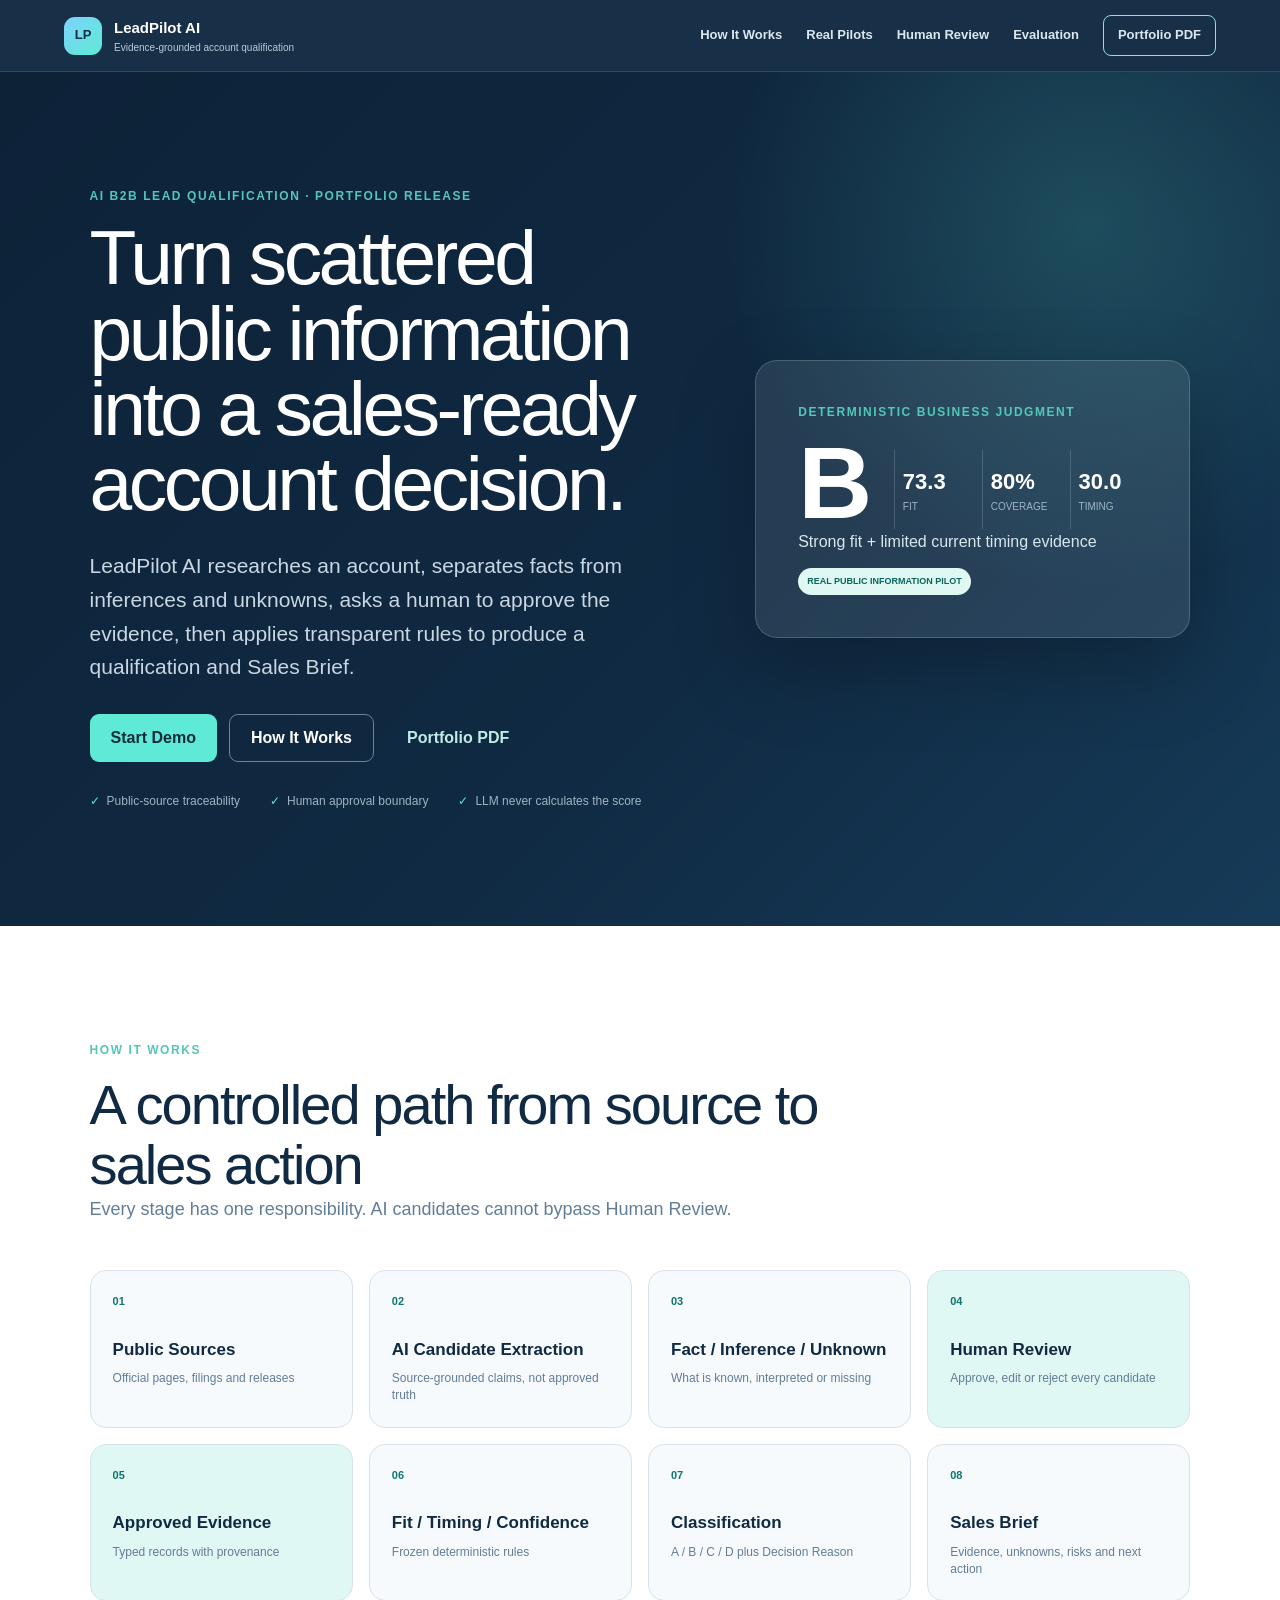
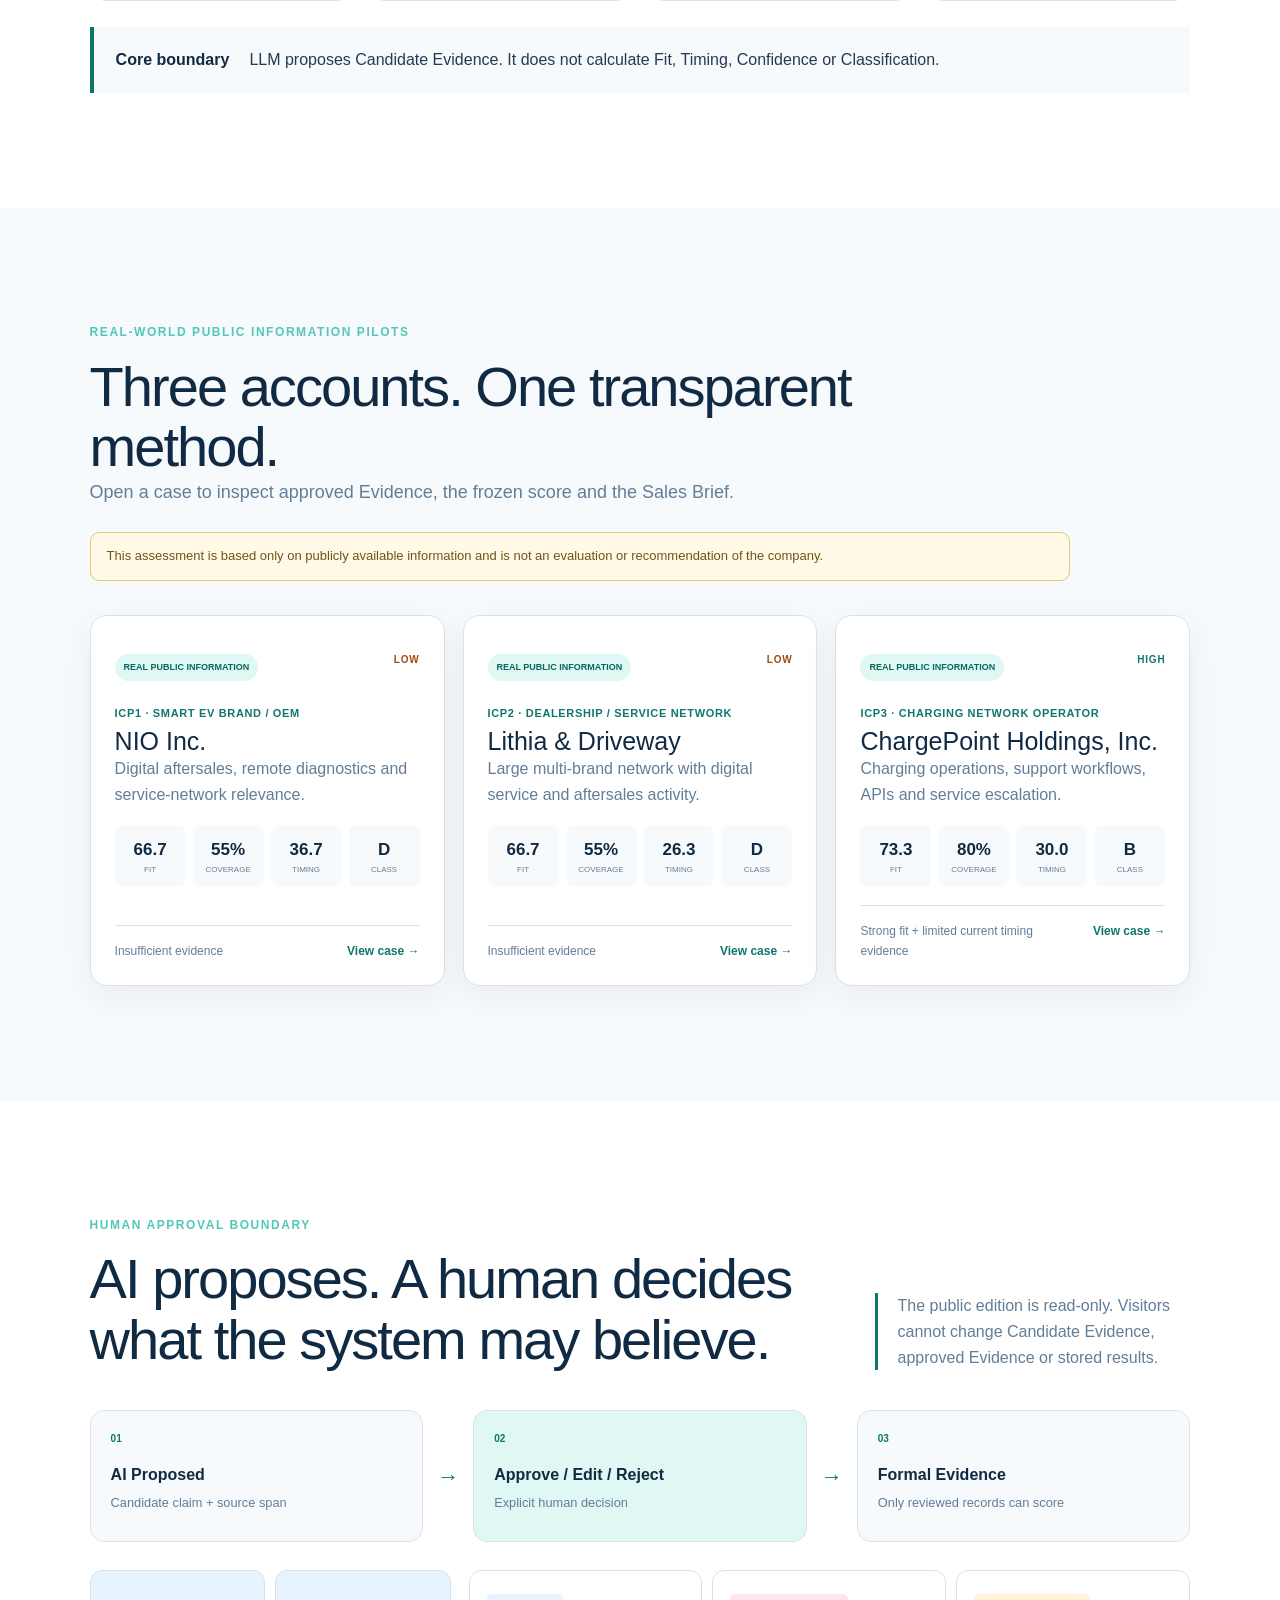
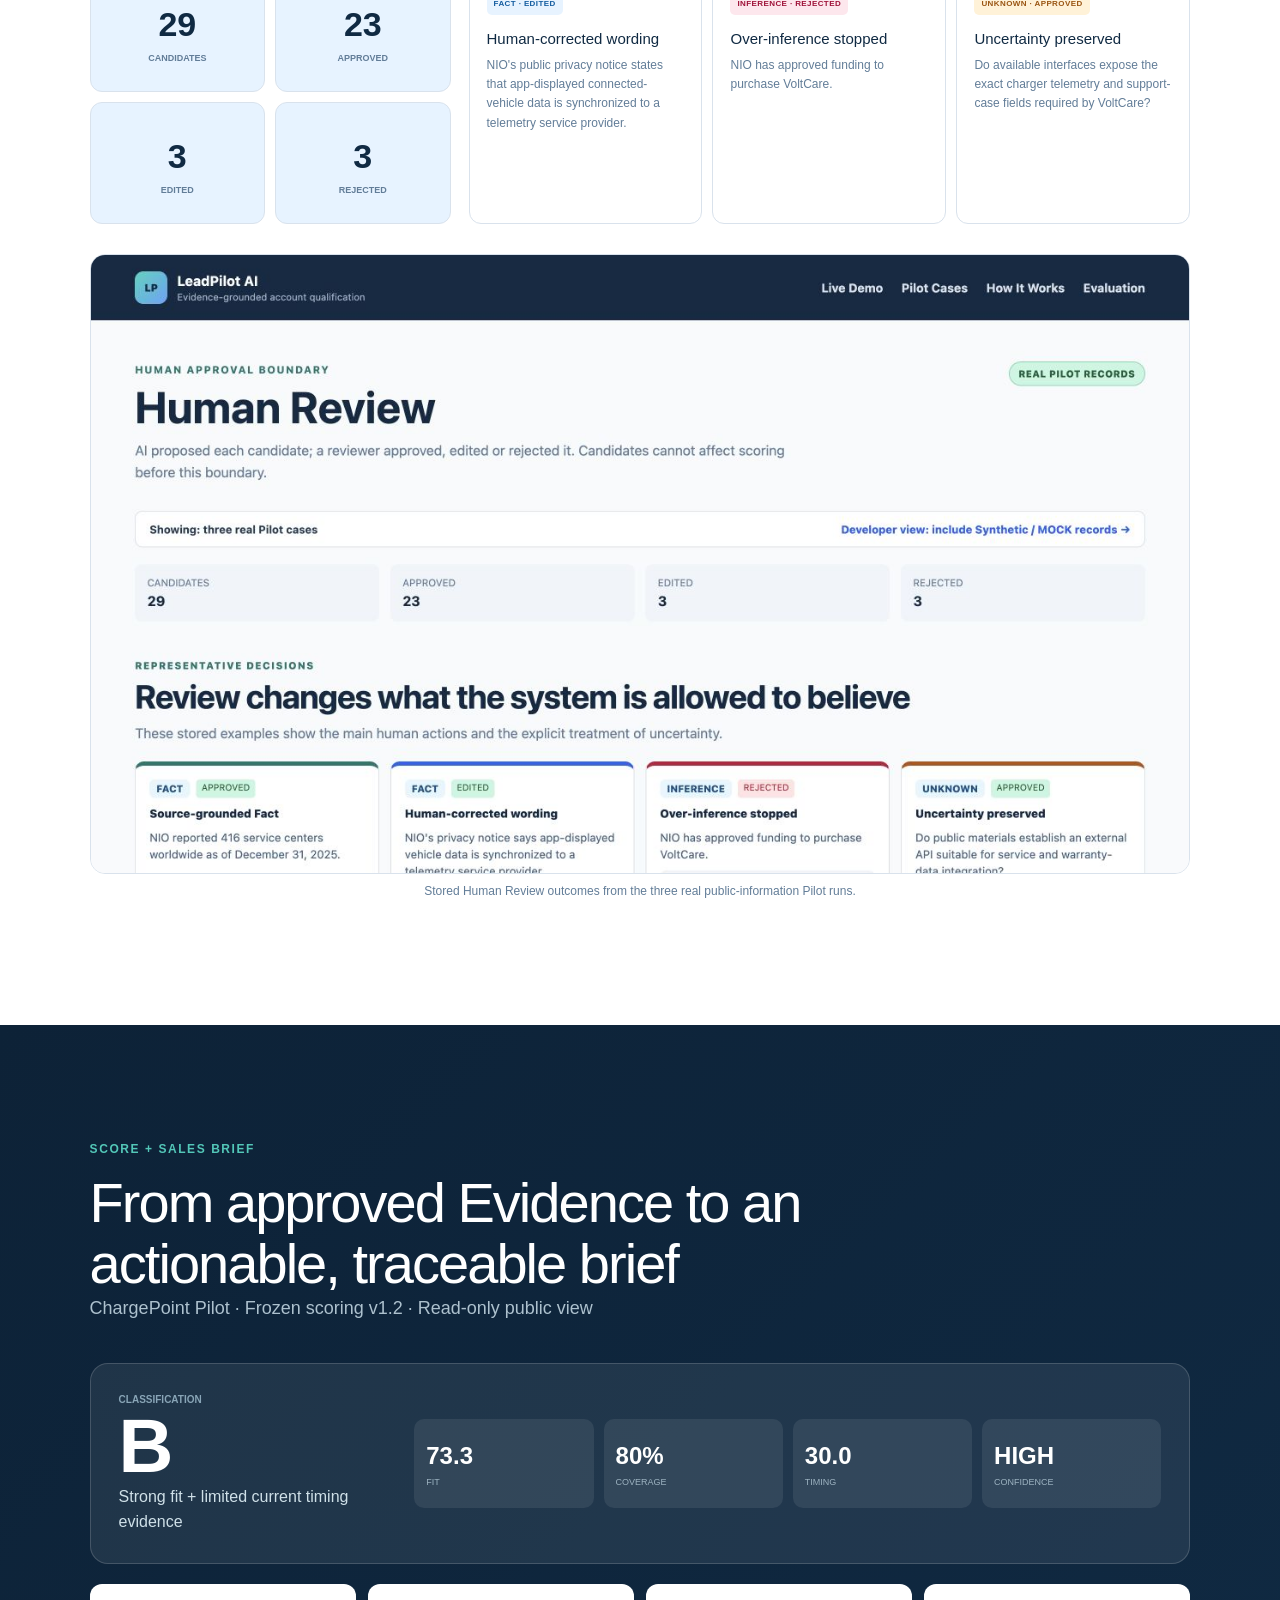
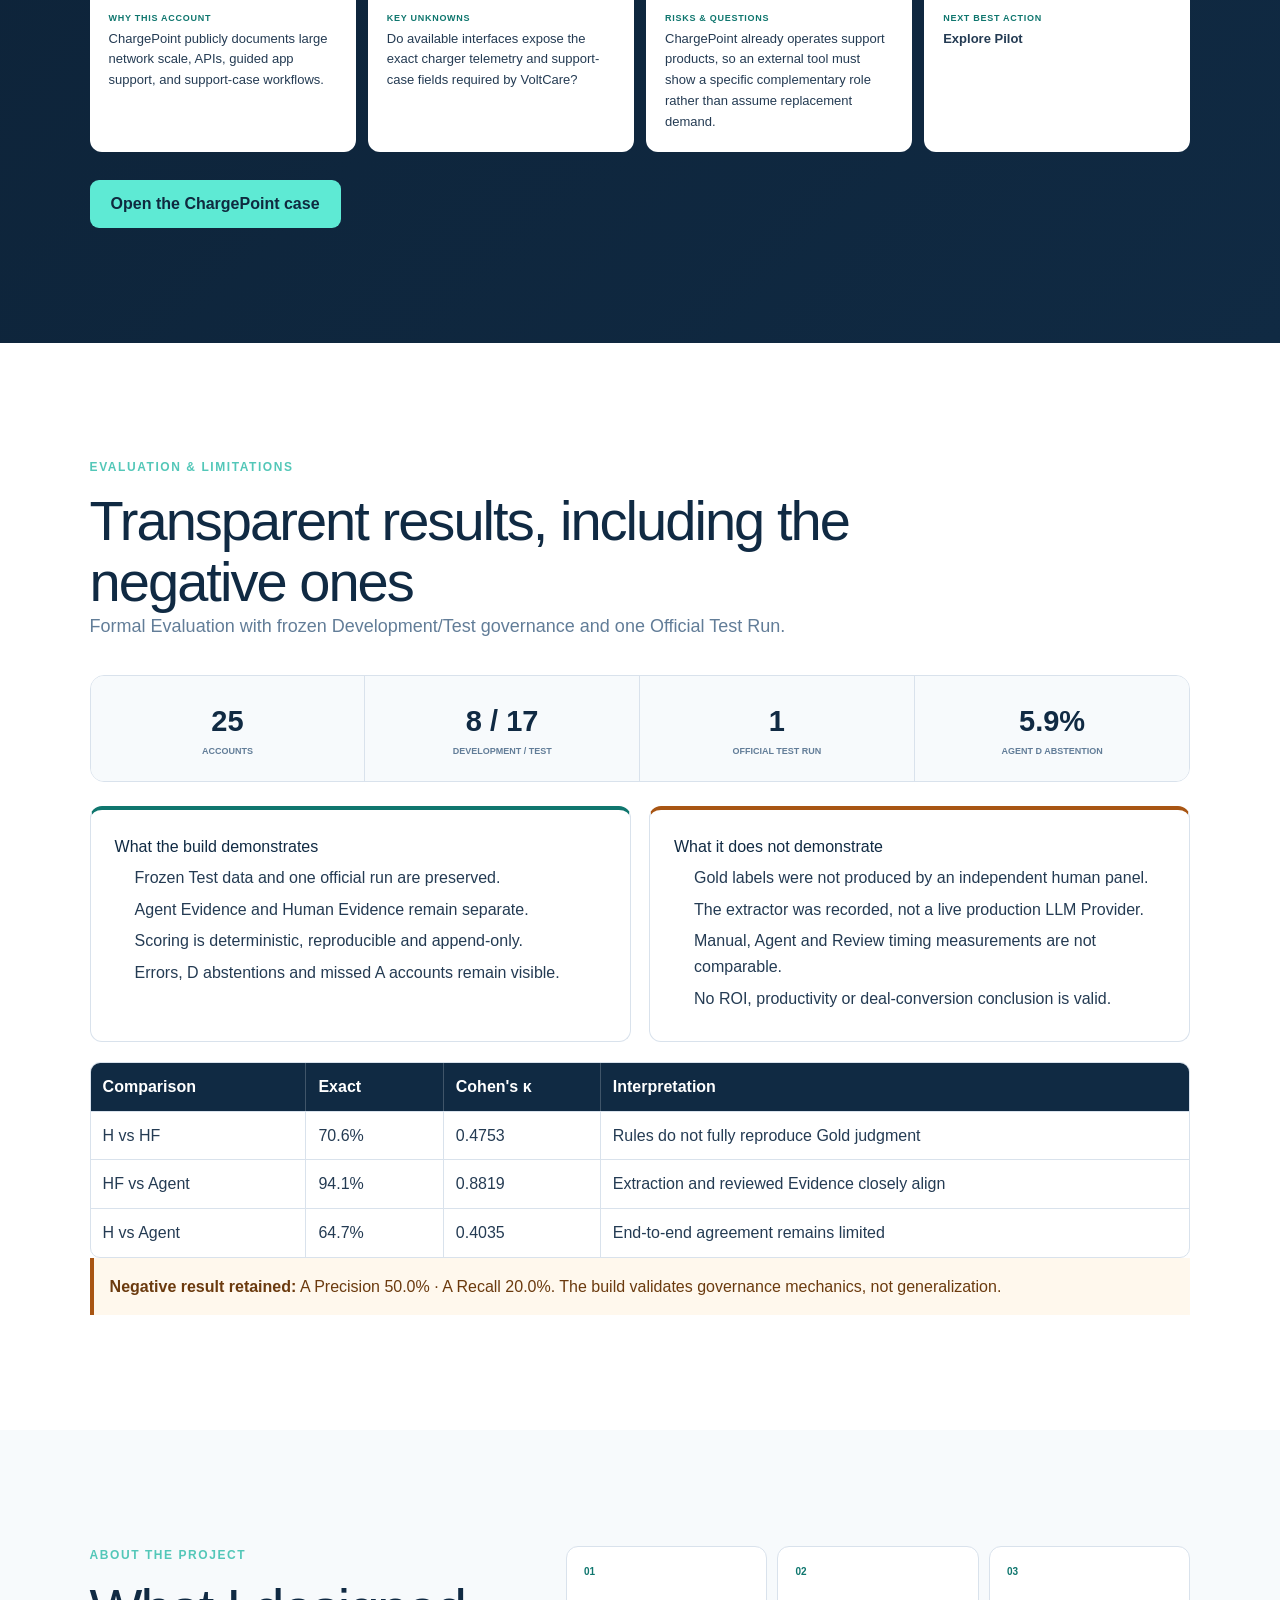
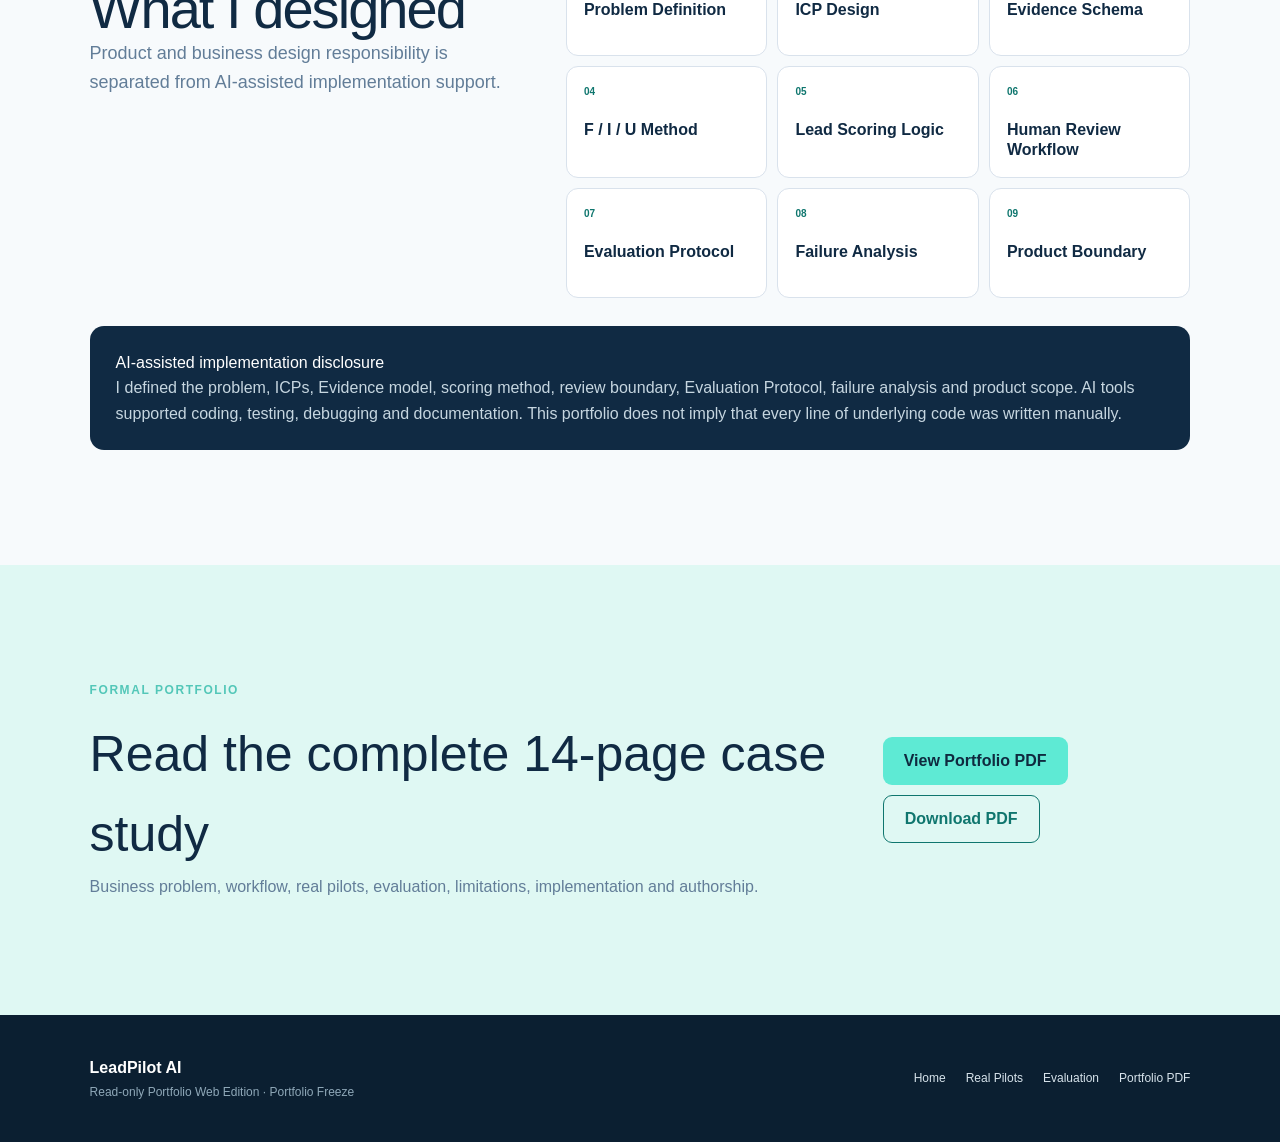
<file: index.html>
<!DOCTYPE html><html lang="en"><head><meta name="leadpilot-edition" content="standalone-read-only-portfolio"/><meta charSet="utf-8"/><meta name="viewport" content="width=device-width, initial-scale=1"/><link rel="stylesheet" href="/_next/static/css/index.Cj7qqQUq.css" data-rsc-css-href="/_next/static/css/index.Cj7qqQUq.css" data-precedence="vite-rsc/importer-resources"/><title>LeadPilot AI — Evidence-Grounded B2B Account Qualification</title><meta name="description" content="A read-only portfolio demo showing public-source research, human-reviewed evidence, deterministic scoring, and sales briefs."/><meta name="keywords" content="LeadPilot AI,B2B lead qualification,sales intelligence,human in the loop,AI portfolio"/><meta name="robots" content="index, follow"/><meta property="og:title" content="LeadPilot AI — Evidence-Grounded B2B Account Qualification"/><meta property="og:description" content="From public sources to human-reviewed Evidence, deterministic scoring and a traceable Sales Brief."/><meta property="og:type" content="website"/><meta property="og:image" content="/og.jpg"/><meta property="og:image:width" content="1280"/><meta property="og:image:height" content="720"/><meta property="og:image:alt" content="LeadPilot AI portfolio home page"/><meta name="twitter:card" content="summary_large_image"/><meta name="twitter:title" content="LeadPilot AI"/><meta name="twitter:description" content="Evidence-grounded B2B account qualification and sales intelligence."/><meta name="twitter:image" content="/og.jpg"/><link rel="shortcut icon" href="/favicon.png"/><link rel="icon" href="/favicon.png"/>
</head><body><main><header class="site-header"><a class="brand" href="#home" aria-label="LeadPilot AI home"><span class="brand-mark">LP</span><span><strong>LeadPilot AI</strong><small>Evidence-grounded account qualification</small></span></a><nav class="desktop-nav" aria-label="Primary navigation"><a href="#how-it-works">How It Works</a><a href="#real-pilots">Real Pilots</a><a href="#human-review">Human Review</a><a href="#evaluation">Evaluation</a><a class="nav-cta" href="/LeadPilot-AI-Portfolio.pdf" target="_blank" rel="noreferrer">Portfolio PDF</a></nav><details class="mobile-nav"><summary aria-label="Open navigation">Menu</summary><div><a onclick="this.closest('details').removeAttribute('open')" href="#how-it-works">How It Works</a><a onclick="this.closest('details').removeAttribute('open')" href="#real-pilots">Real Pilots</a><a onclick="this.closest('details').removeAttribute('open')" href="#human-review">Human Review</a><a onclick="this.closest('details').removeAttribute('open')" href="#evaluation">Evaluation</a><a onclick="this.closest('details').removeAttribute('open')" href="/LeadPilot-AI-Portfolio.pdf" target="_blank" rel="noreferrer">Portfolio PDF</a></div></details></header><section class="hero" id="home"><div class="hero-copy"><p class="eyebrow">AI B2B LEAD QUALIFICATION · PORTFOLIO RELEASE</p><h1>Turn scattered public information into a sales-ready account decision.</h1><p class="hero-lede">LeadPilot AI researches an account, separates facts from inferences and unknowns, asks a human to approve the evidence, then applies transparent rules to produce a qualification and Sales Brief.</p><div class="hero-actions"><a class="button primary" href="#real-pilots">Start Demo</a><a class="button secondary" href="#how-it-works">How It Works</a><a class="button ghost" href="/LeadPilot-AI-Portfolio.pdf" target="_blank" rel="noreferrer">Portfolio PDF</a></div><ul class="trust-list" aria-label="Project safeguards"><li>Public-source traceability</li><li>Human approval boundary</li><li>LLM never calculates the score</li></ul></div><aside class="hero-card" aria-label="Account decision preview"><p class="eyebrow">DETERMINISTIC BUSINESS JUDGMENT</p><div class="score-preview"><span class="classification">B</span><div><strong>73.3</strong><small>Fit</small></div><div><strong>80%</strong><small>Coverage</small></div><div><strong>30.0</strong><small>Timing</small></div></div><p class="reason">Strong fit + limited current timing evidence</p><span class="pilot-label">REAL PUBLIC INFORMATION PILOT</span></aside></section><section class="section" id="how-it-works"><div class="section-heading"><p class="eyebrow">HOW IT WORKS</p><h2>A controlled path from source to sales action</h2><p>Every stage has one responsibility. AI candidates cannot bypass Human Review.</p></div><ol class="workflow"><li><span>01</span><strong>Public Sources</strong><small>Official pages, filings and releases</small></li><li><span>02</span><strong>AI Candidate Extraction</strong><small>Source-grounded claims, not approved truth</small></li><li><span>03</span><strong>Fact / Inference / Unknown</strong><small>What is known, interpreted or missing</small></li><li><span>04</span><strong>Human Review</strong><small>Approve, edit or reject every candidate</small></li><li><span>05</span><strong>Approved Evidence</strong><small>Typed records with provenance</small></li><li><span>06</span><strong>Fit / Timing / Confidence</strong><small>Frozen deterministic rules</small></li><li><span>07</span><strong>Classification</strong><small>A / B / C / D plus Decision Reason</small></li><li><span>08</span><strong>Sales Brief</strong><small>Evidence, unknowns, risks and next action</small></li></ol><div class="boundary-note"><strong>Core boundary</strong><p>LLM proposes Candidate Evidence. It does not calculate Fit, Timing, Confidence or Classification.</p></div></section><section class="section section-tint" id="real-pilots"><div class="section-heading"><p class="eyebrow">REAL-WORLD PUBLIC INFORMATION PILOTS</p><h2>Three accounts. One transparent method.</h2><p>Open a case to inspect approved Evidence, the frozen score and the Sales Brief.</p></div><p class="disclaimer">This assessment is based only on publicly available information and is not an evaluation or recommendation of the company.</p><div class="pilot-grid"><a href="/pilots/nio" class="pilot-card"><div class="pilot-card-top"><span class="pilot-label">REAL PUBLIC INFORMATION</span><span class="confidence confidence-low">LOW</span></div><p class="icp">ICP1 · Smart EV brand / OEM</p><h3>NIO Inc.</h3><p>Digital aftersales, remote diagnostics and service-network relevance.</p><div class="mini-scores"><span><strong>66.7</strong><small>Fit</small></span><span><strong>55%</strong><small>Coverage</small></span><span><strong>36.7</strong><small>Timing</small></span><span><strong>D</strong><small>Class</small></span></div><div class="decision-row"><span>Insufficient evidence</span><strong>View case →</strong></div></a><a href="/pilots/lithia-driveway" class="pilot-card"><div class="pilot-card-top"><span class="pilot-label">REAL PUBLIC INFORMATION</span><span class="confidence confidence-low">LOW</span></div><p class="icp">ICP2 · Dealership / service network</p><h3>Lithia &amp; Driveway</h3><p>Large multi-brand network with digital service and aftersales activity.</p><div class="mini-scores"><span><strong>66.7</strong><small>Fit</small></span><span><strong>55%</strong><small>Coverage</small></span><span><strong>26.3</strong><small>Timing</small></span><span><strong>D</strong><small>Class</small></span></div><div class="decision-row"><span>Insufficient evidence</span><strong>View case →</strong></div></a><a href="/pilots/chargepoint" class="pilot-card"><div class="pilot-card-top"><span class="pilot-label">REAL PUBLIC INFORMATION</span><span class="confidence confidence-high">HIGH</span></div><p class="icp">ICP3 · Charging network operator</p><h3>ChargePoint Holdings, Inc.</h3><p>Charging operations, support workflows, APIs and service escalation.</p><div class="mini-scores"><span><strong>73.3</strong><small>Fit</small></span><span><strong>80%</strong><small>Coverage</small></span><span><strong>30.0</strong><small>Timing</small></span><span><strong>B</strong><small>Class</small></span></div><div class="decision-row"><span>Strong fit + limited current timing evidence</span><strong>View case →</strong></div></a></div></section><section class="section" id="human-review"><div class="split-heading"><div class="section-heading"><p class="eyebrow">HUMAN APPROVAL BOUNDARY</p><h2>AI proposes. A human decides what the system may believe.</h2></div><p class="section-aside">The public edition is read-only. Visitors cannot change Candidate Evidence, approved Evidence or stored results.</p></div><div class="review-flow" aria-label="Human review flow"><div><span>01</span><strong>AI Proposed</strong><small>Candidate claim + source span</small></div><b>→</b><div><span>02</span><strong>Approve / Edit / Reject</strong><small>Explicit human decision</small></div><b>→</b><div><span>03</span><strong>Formal Evidence</strong><small>Only reviewed records can score</small></div></div><div class="review-layout"><div class="review-stats"><div><strong>29</strong><small>Candidates</small></div><div><strong>23</strong><small>Approved</small></div><div><strong>3</strong><small>Edited</small></div><div><strong>3</strong><small>Rejected</small></div></div><div class="review-examples"><article><span class="tag fact">FACT · EDITED</span><h3>Human-corrected wording</h3><p>NIO&#x27;s public privacy notice states that app-displayed connected-vehicle data is synchronized to a telemetry service provider.</p></article><article><span class="tag inference">INFERENCE · REJECTED</span><h3>Over-inference stopped</h3><p>NIO has approved funding to purchase VoltCare.</p></article><article><span class="tag unknown">UNKNOWN · APPROVED</span><h3>Uncertainty preserved</h3><p>Do available interfaces expose the exact charger telemetry and support-case fields required by VoltCare?</p></article></div></div><figure class="product-shot"><div class="product-shot-media"><img src="/02-human-review.jpg" onerror="this.hidden=true;this.nextElementSibling.hidden=false" loading="lazy" decoding="async" alt="LeadPilot Human Review screen showing real pilot review outcomes"/><div class="product-shot-fallback" hidden=""><span>HUMAN REVIEW DEMO</span><strong>AI Proposed → Human Approve / Edit / Reject → Formal Evidence</strong><p>29 candidates · 23 approved · 3 edited · 3 rejected</p></div></div><figcaption>Stored Human Review outcomes from the three real public-information Pilot runs.</figcaption></figure></section><section class="section section-dark" id="score-brief"><div class="section-heading light"><p class="eyebrow">SCORE + SALES BRIEF</p><h2>From approved Evidence to an actionable, traceable brief</h2><p>ChargePoint Pilot · Frozen scoring v1.2 · Read-only public view</p></div><div class="decision-panel"><div class="decision-class"><span>Classification</span><strong>B</strong><p>Strong fit + limited current timing evidence</p></div><div class="decision-metrics"><div><strong>73.3</strong><small>Fit</small></div><div><strong>80%</strong><small>Coverage</small></div><div><strong>30.0</strong><small>Timing</small></div><div><strong>HIGH</strong><small>Confidence</small></div></div></div><div class="brief-grid"><article><span>WHY THIS ACCOUNT</span><p>ChargePoint publicly documents large network scale, APIs, guided app support, and support-case workflows.</p></article><article><span>KEY UNKNOWNS</span><p>Do available interfaces expose the exact charger telemetry and support-case fields required by VoltCare?</p></article><article><span>RISKS &amp; QUESTIONS</span><p>ChargePoint already operates support products, so an external tool must show a specific complementary role rather than assume replacement demand.</p></article><article><span>NEXT BEST ACTION</span><p><strong>Explore Pilot</strong></p></article></div><a href="/pilots/chargepoint" class="button primary">Open the ChargePoint case</a></section><section class="section" id="evaluation"><div class="section-heading"><p class="eyebrow">EVALUATION &amp; LIMITATIONS</p><h2>Transparent results, including the negative ones</h2><p>Formal Evaluation with frozen Development/Test governance and one Official Test Run.</p></div><div class="evaluation-banner"><div><strong>25</strong><small>Accounts</small></div><div><strong>8 / 17</strong><small>Development / Test</small></div><div><strong>1</strong><small>Official Test Run</small></div><div><strong>5.9%</strong><small>Agent D Abstention</small></div></div><div class="evaluation-columns"><div><h3>What the build demonstrates</h3><ul><li>Frozen Test data and one official run are preserved.</li><li>Agent Evidence and Human Evidence remain separate.</li><li>Scoring is deterministic, reproducible and append-only.</li><li>Errors, D abstentions and missed A accounts remain visible.</li></ul></div><div><h3>What it does not demonstrate</h3><ul><li>Gold labels were not produced by an independent human panel.</li><li>The extractor was recorded, not a live production LLM Provider.</li><li>Manual, Agent and Review timing measurements are not comparable.</li><li>No ROI, productivity or deal-conversion conclusion is valid.</li></ul></div></div><div class="evaluation-table" role="table" aria-label="Evaluation comparisons"><div class="table-row table-head" role="row"><span>Comparison</span><span>Exact</span><span>Cohen&#x27;s κ</span><span>Interpretation</span></div><div class="table-row" role="row"><span>H vs HF</span><span>70.6%</span><span>0.4753</span><span>Rules do not fully reproduce Gold judgment</span></div><div class="table-row" role="row"><span>HF vs Agent</span><span>94.1%</span><span>0.8819</span><span>Extraction and reviewed Evidence closely align</span></div><div class="table-row" role="row"><span>H vs Agent</span><span>64.7%</span><span>0.4035</span><span>End-to-end agreement remains limited</span></div></div><p class="negative-result"><strong>Negative result retained:</strong> A Precision 50.0% · A Recall 20.0%. The build validates governance mechanics, not generalization.</p></section><section class="section section-tint" id="about"><div class="about-grid"><div class="section-heading"><p class="eyebrow">ABOUT THE PROJECT</p><h2>What I designed</h2><p>Product and business design responsibility is separated from AI-assisted implementation support.</p></div><div class="designed-grid"><div><span>01</span><strong>Problem Definition</strong></div><div><span>02</span><strong>ICP Design</strong></div><div><span>03</span><strong>Evidence Schema</strong></div><div><span>04</span><strong>F / I / U Method</strong></div><div><span>05</span><strong>Lead Scoring Logic</strong></div><div><span>06</span><strong>Human Review Workflow</strong></div><div><span>07</span><strong>Evaluation Protocol</strong></div><div><span>08</span><strong>Failure Analysis</strong></div><div><span>09</span><strong>Product Boundary</strong></div></div></div><div class="authorship"><h3>AI-assisted implementation disclosure</h3><p>I defined the problem, ICPs, Evidence model, scoring method, review boundary, Evaluation Protocol, failure analysis and product scope. AI tools supported coding, testing, debugging and documentation. This portfolio does not imply that every line of underlying code was written manually.</p></div></section><section class="section portfolio-callout" id="portfolio"><div><p class="eyebrow">FORMAL PORTFOLIO</p><h2>Read the complete 14-page case study</h2><p>Business problem, workflow, real pilots, evaluation, limitations, implementation and authorship.</p></div><div class="portfolio-actions"><a class="button primary" href="/LeadPilot-AI-Portfolio.pdf" target="_blank" rel="noreferrer">View Portfolio PDF</a><a class="button download" href="/LeadPilot-AI-Portfolio.pdf" download="">Download PDF</a></div></section><footer class="footer"><div><strong>LeadPilot AI</strong><p>Read-only Portfolio Web Edition · Portfolio Freeze</p></div><div class="footer-links"><a href="/#home">Home</a><a href="/#real-pilots">Real Pilots</a><a href="/#evaluation">Evaluation</a><a href="/LeadPilot-AI-Portfolio.pdf" target="_blank" rel="noreferrer">Portfolio PDF</a></div></footer></main></body></html>
</file>
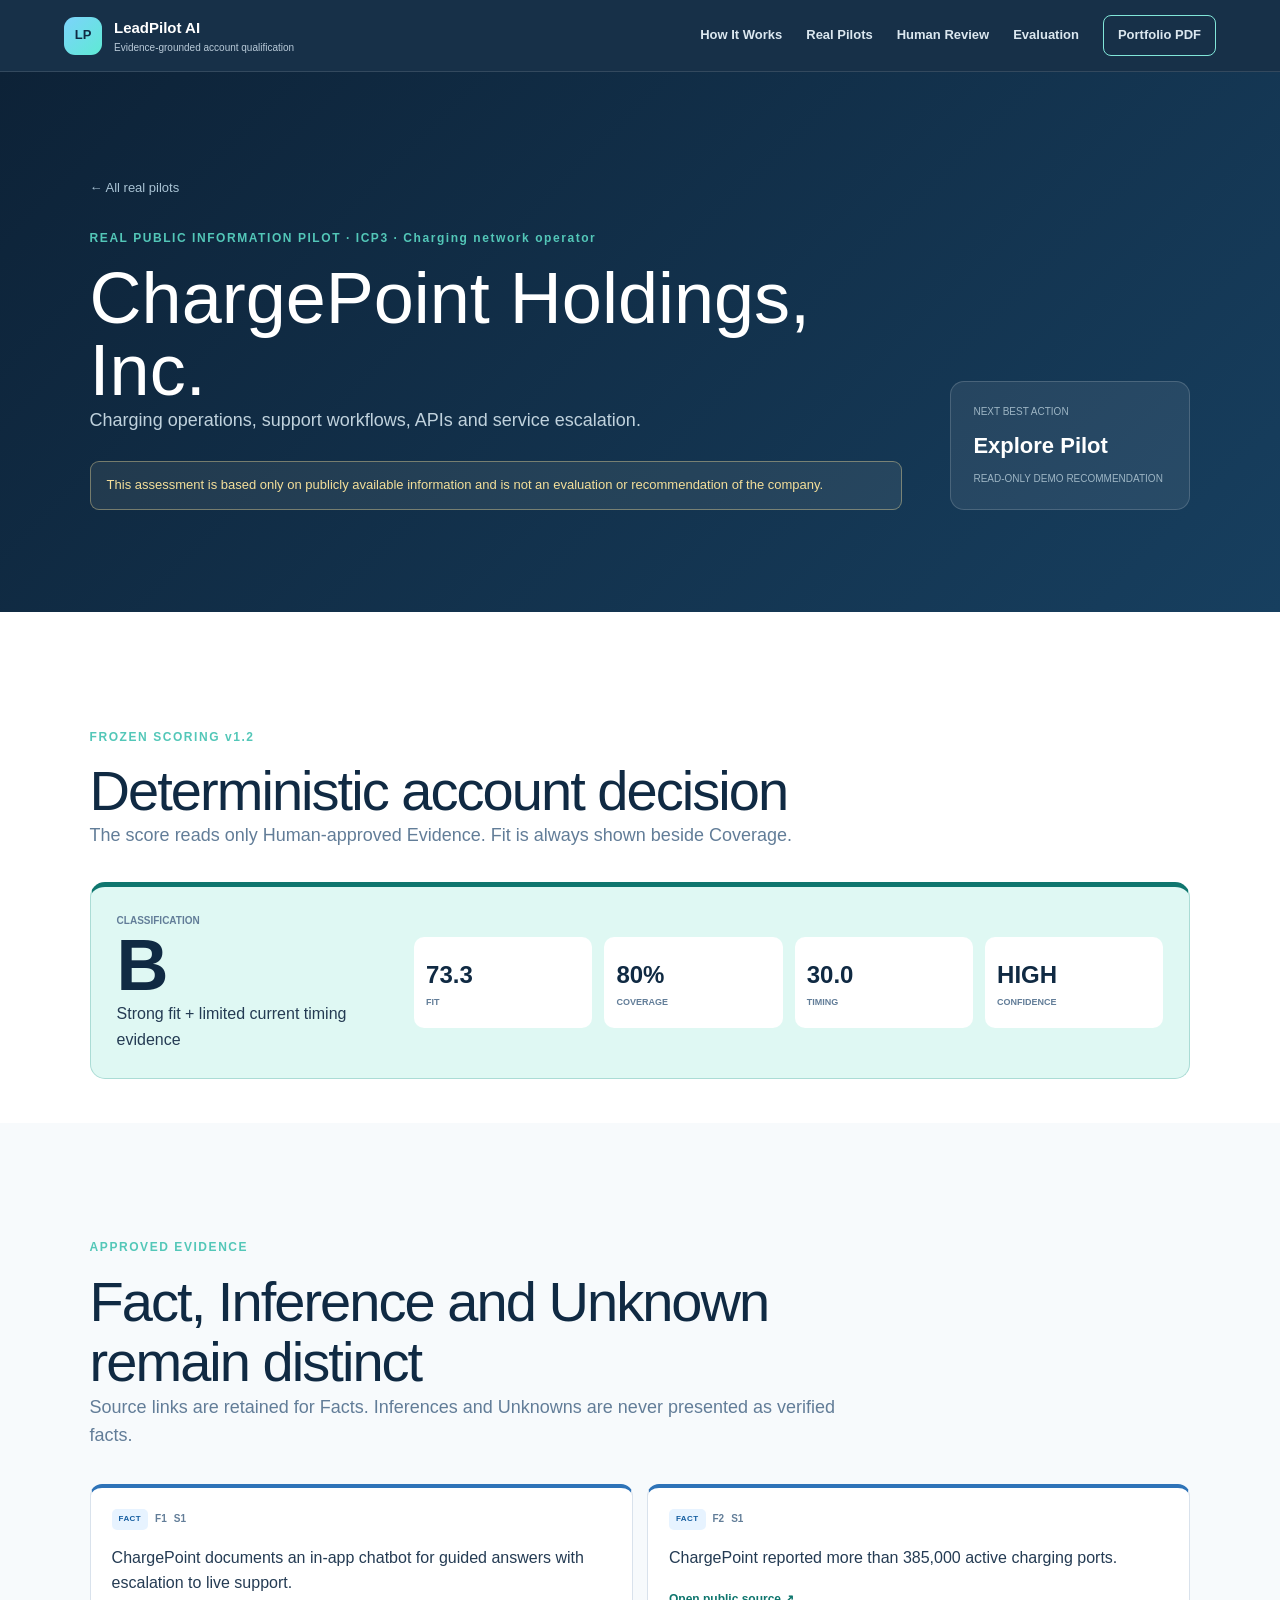
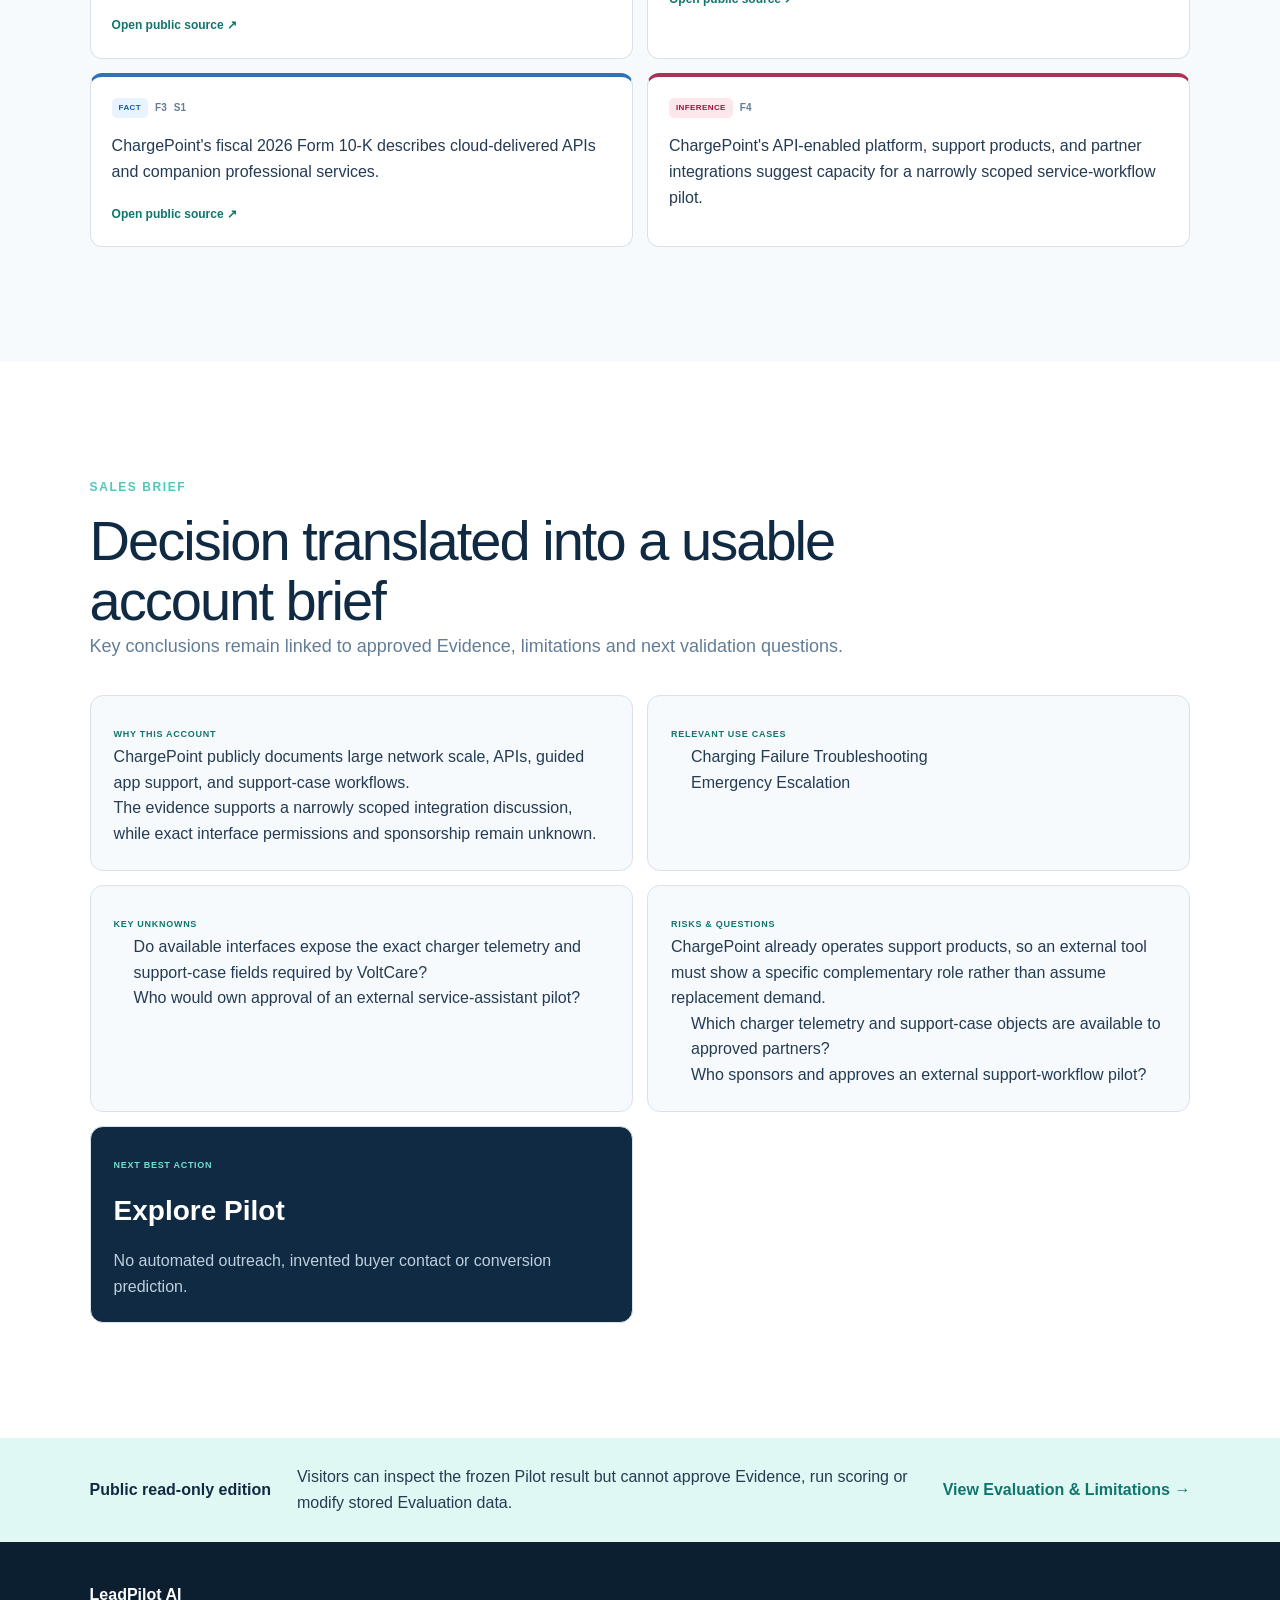
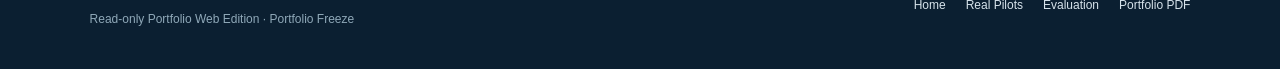
<file: pilots/chargepoint/index.html>
<!DOCTYPE html><html lang="en"><head><meta name="leadpilot-edition" content="standalone-read-only-portfolio"/><meta charSet="utf-8"/><meta name="viewport" content="width=device-width, initial-scale=1"/><link rel="stylesheet" href="/_next/static/css/index.Cj7qqQUq.css" data-rsc-css-href="/_next/static/css/index.Cj7qqQUq.css" data-precedence="vite-rsc/importer-resources"/>
</head><body><main><header class="site-header"><a class="brand" href="/#home" aria-label="LeadPilot AI home"><span class="brand-mark">LP</span><span><strong>LeadPilot AI</strong><small>Evidence-grounded account qualification</small></span></a><nav class="desktop-nav" aria-label="Primary navigation"><a href="/#how-it-works">How It Works</a><a href="/#real-pilots">Real Pilots</a><a href="/#human-review">Human Review</a><a href="/#evaluation">Evaluation</a><a class="nav-cta" href="/LeadPilot-AI-Portfolio.pdf" target="_blank" rel="noreferrer">Portfolio PDF</a></nav><details class="mobile-nav"><summary aria-label="Open navigation">Menu</summary><div><a href="/#how-it-works">How It Works</a><a href="/#real-pilots">Real Pilots</a><a href="/#human-review">Human Review</a><a href="/#evaluation">Evaluation</a><a href="/LeadPilot-AI-Portfolio.pdf" target="_blank" rel="noreferrer">Portfolio PDF</a></div></details></header><section class="pilot-hero" id="home"><div><a href="/#real-pilots" class="back-link">← All real pilots</a><p class="eyebrow">REAL PUBLIC INFORMATION PILOT · <!-- -->ICP3 · Charging network operator</p><h1>ChargePoint Holdings, Inc.</h1><p>Charging operations, support workflows, APIs and service escalation.</p><p class="disclaimer">This assessment is based only on publicly available information and is not an evaluation or recommendation of the company.</p></div><div class="pilot-hero-action"><span>Next Best Action</span><strong>Explore Pilot</strong><small>Read-only demo recommendation</small></div></section><section class="section pilot-score-section"><div class="section-heading"><p class="eyebrow">FROZEN SCORING v1.2</p><h2>Deterministic account decision</h2><p>The score reads only Human-approved Evidence. Fit is always shown beside Coverage.</p></div><div class="pilot-score-card"><div class="pilot-classification"><span>Classification</span><strong>B</strong><p>Strong fit + limited current timing evidence</p></div><div class="pilot-score-metrics"><div><strong>73.3</strong><small>Fit</small></div><div><strong>80%</strong><small>Coverage</small></div><div><strong>30.0</strong><small>Timing</small></div><div><strong>HIGH</strong><small>Confidence</small></div></div></div></section><section class="section section-tint"><div class="section-heading"><p class="eyebrow">APPROVED EVIDENCE</p><h2>Fact, Inference and Unknown remain distinct</h2><p>Source links are retained for Facts. Inferences and Unknowns are never presented as verified facts.</p></div><div class="evidence-list"><article class="evidence-item evidence-fact"><div class="evidence-meta"><span class="tag fact">FACT</span><span>F1</span><span>S1</span></div><p>ChargePoint documents an in-app chatbot for guided answers with escalation to live support.</p><a href="https://www.chargepoint.com/drivers/support/faqs/how-do-i-get-help-inside-chargepoint-app-chatbot-and-help-section" target="_blank" rel="noreferrer">Open public source ↗</a></article><article class="evidence-item evidence-fact"><div class="evidence-meta"><span class="tag fact">FACT</span><span>F2</span><span>S1</span></div><p>ChargePoint reported more than 385,000 active charging ports.</p><a href="https://www.sec.gov/Archives/edgar/data/1777393/000177739326000013/chpt-20260131.htm" target="_blank" rel="noreferrer">Open public source ↗</a></article><article class="evidence-item evidence-fact"><div class="evidence-meta"><span class="tag fact">FACT</span><span>F3</span><span>S1</span></div><p>ChargePoint&#x27;s fiscal 2026 Form 10-K describes cloud-delivered APIs and companion professional services.</p><a href="https://www.sec.gov/Archives/edgar/data/1777393/000177739326000013/chpt-20260131.htm" target="_blank" rel="noreferrer">Open public source ↗</a></article><article class="evidence-item evidence-inference"><div class="evidence-meta"><span class="tag inference">INFERENCE</span><span>F4</span></div><p>ChargePoint&#x27;s API-enabled platform, support products, and partner integrations suggest capacity for a narrowly scoped service-workflow pilot.</p></article></div></section><section class="section"><div class="section-heading"><p class="eyebrow">SALES BRIEF</p><h2>Decision translated into a usable account brief</h2><p>Key conclusions remain linked to approved Evidence, limitations and next validation questions.</p></div><div class="account-brief"><article><span>WHY THIS ACCOUNT</span><p>ChargePoint publicly documents large network scale, APIs, guided app support, and support-case workflows.</p><p>The evidence supports a narrowly scoped integration discussion, while exact interface permissions and sponsorship remain unknown.</p></article><article><span>RELEVANT USE CASES</span><ul><li>Charging Failure Troubleshooting</li><li>Emergency Escalation</li></ul></article><article><span>KEY UNKNOWNS</span><ul><li>Do available interfaces expose the exact charger telemetry and support-case fields required by VoltCare?</li><li>Who would own approval of an external service-assistant pilot?</li></ul></article><article><span>RISKS &amp; QUESTIONS</span><p>ChargePoint already operates support products, so an external tool must show a specific complementary role rather than assume replacement demand.</p><ul><li>Which charger telemetry and support-case objects are available to approved partners?</li><li>Who sponsors and approves an external support-workflow pilot?</li></ul></article><article class="next-action-card"><span>NEXT BEST ACTION</span><strong>Explore Pilot</strong><p>No automated outreach, invented buyer contact or conversion prediction.</p></article></div></section><section class="read-only-strip"><strong>Public read-only edition</strong><p>Visitors can inspect the frozen Pilot result but cannot approve Evidence, run scoring or modify stored Evaluation data.</p><a href="/#evaluation">View Evaluation &amp; Limitations →</a></section><footer class="footer"><div><strong>LeadPilot AI</strong><p>Read-only Portfolio Web Edition · Portfolio Freeze</p></div><div class="footer-links"><a href="/#home">Home</a><a href="/#real-pilots">Real Pilots</a><a href="/#evaluation">Evaluation</a><a href="/LeadPilot-AI-Portfolio.pdf" target="_blank" rel="noreferrer">Portfolio PDF</a></div></footer></main><!--$--><!--/$--><div hidden=""><!--$--><div hidden=""><title>ChargePoint Holdings, Inc. — LeadPilot AI Real Pilot</title><meta name="description" content="Strong fit + limited current timing evidence. Fit 73.3, Coverage 80%, Timing 30.0, Confidence HIGH."><meta name="keywords" content="LeadPilot AI,B2B lead qualification,sales intelligence,human in the loop,AI portfolio"><meta name="robots" content="index, follow"><meta property="og:title" content="ChargePoint Holdings, Inc. — LeadPilot AI Real Pilot"><meta property="og:description" content="Strong fit + limited current timing evidence. Fit 73.3, Coverage 80%, Timing 30.0, Confidence HIGH."><meta name="twitter:card" content="summary"><meta name="twitter:title" content="ChargePoint Holdings, Inc. — LeadPilot AI Real Pilot"><meta name="twitter:description" content="Strong fit + limited current timing evidence. Fit 73.3, Coverage 80%, Timing 30.0, Confidence HIGH."><link rel="shortcut icon" href="/favicon.png"><link rel="icon" href="/favicon.png"></div><!--/$--></div></body></html>
</file>
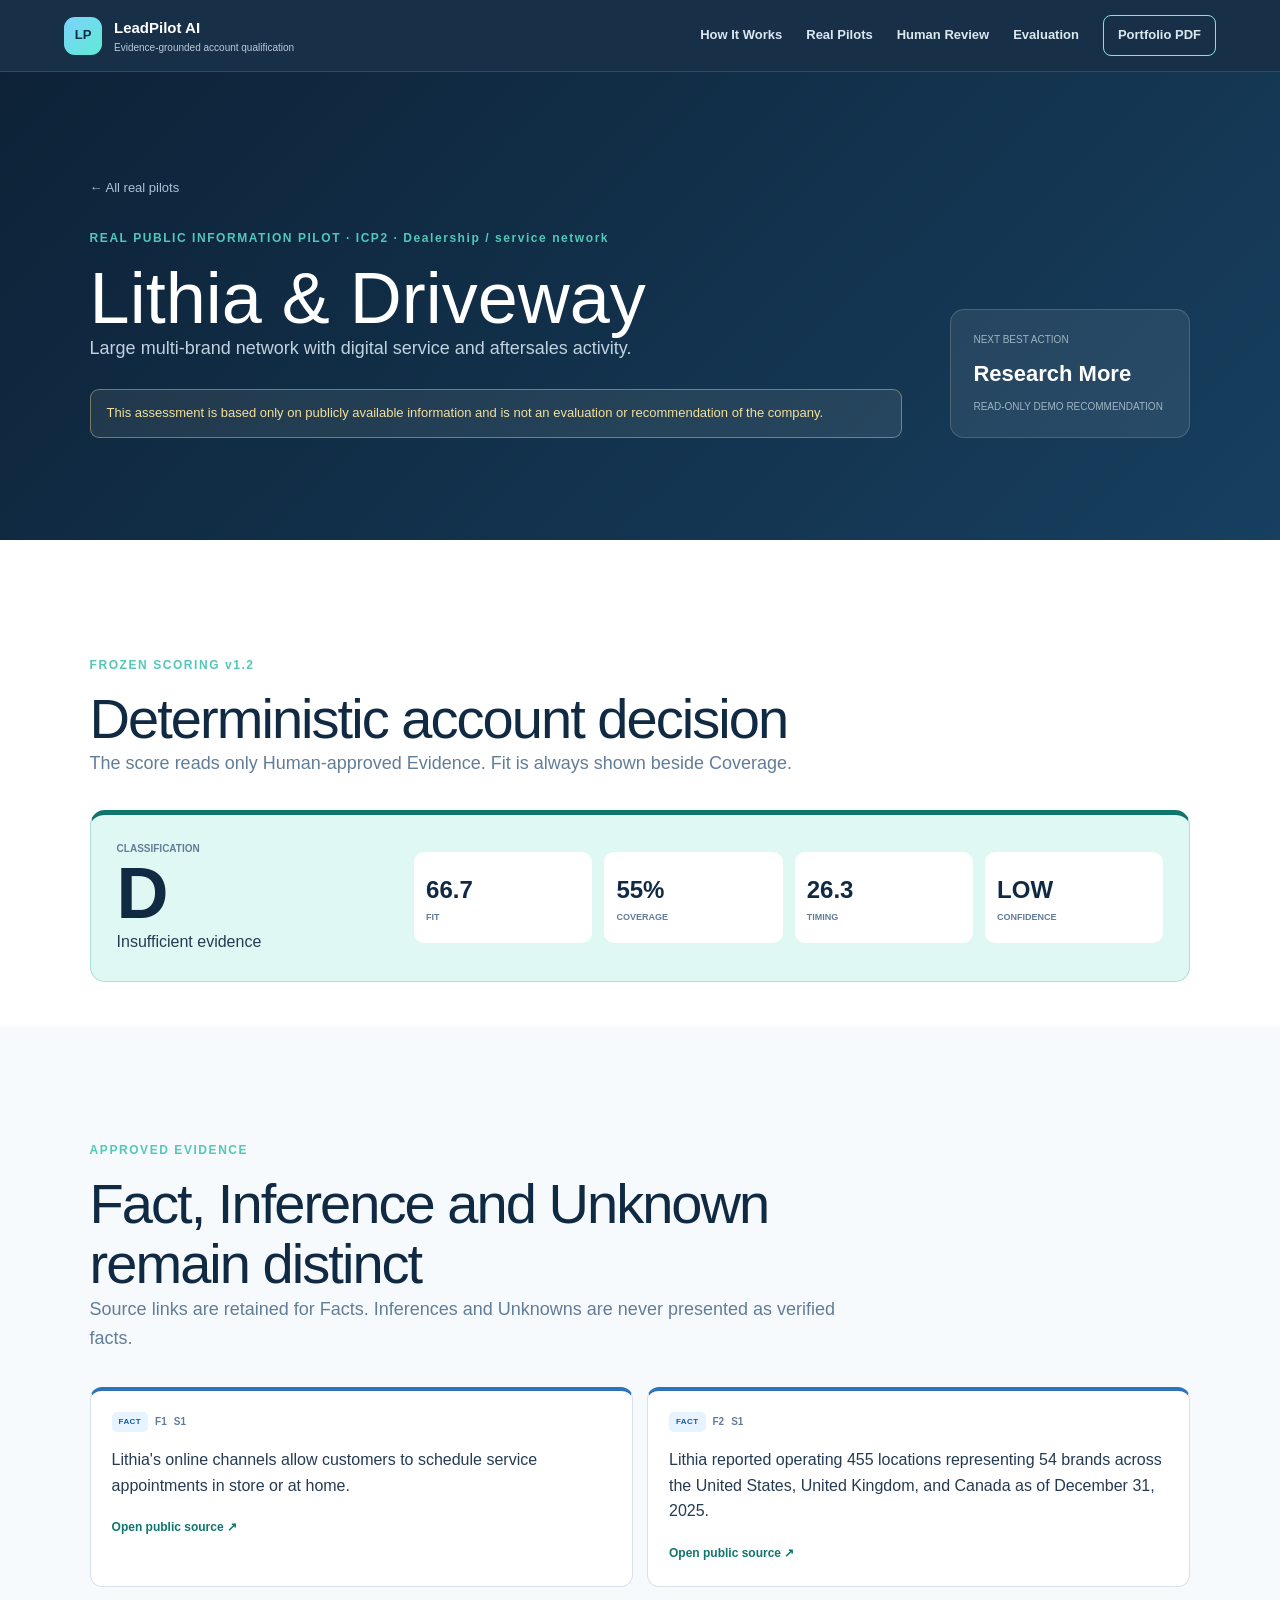
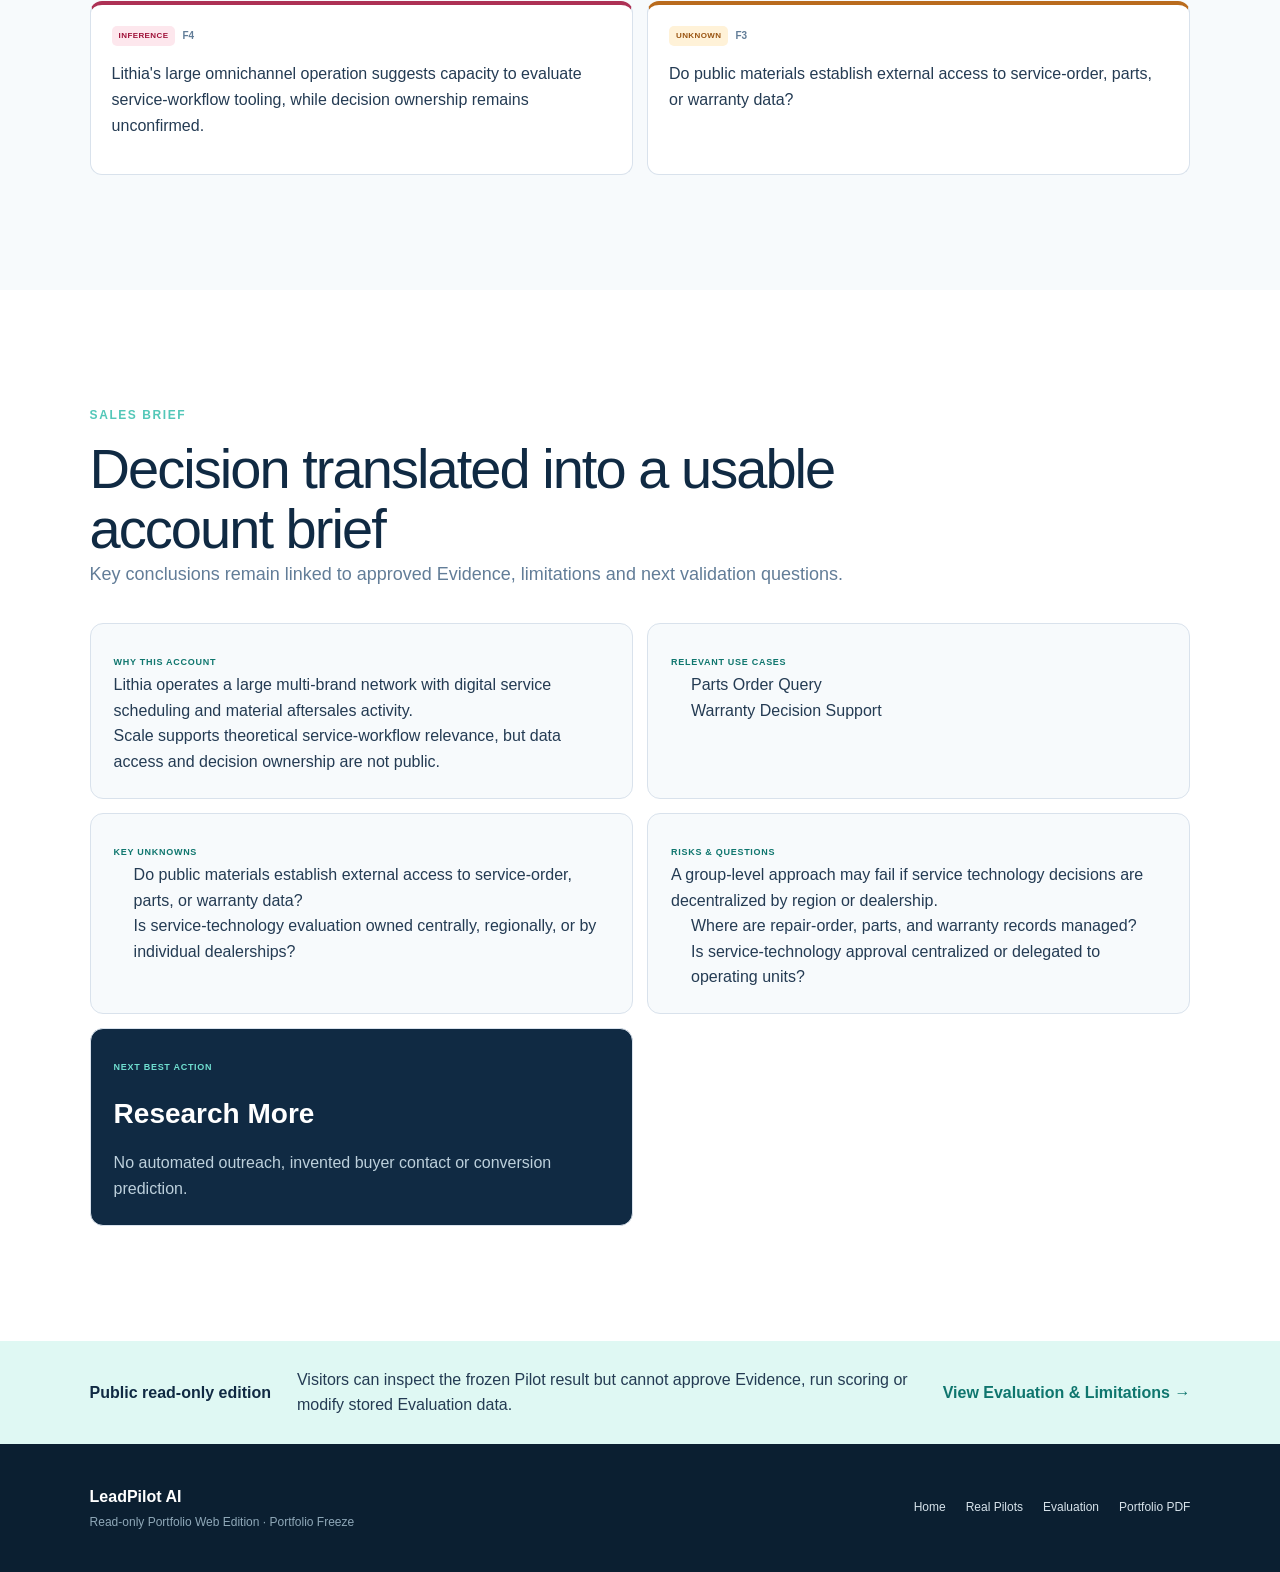
<file: pilots/lithia-driveway/index.html>
<!DOCTYPE html><html lang="en"><head><meta name="leadpilot-edition" content="standalone-read-only-portfolio"/><meta charSet="utf-8"/><meta name="viewport" content="width=device-width, initial-scale=1"/><link rel="stylesheet" href="/_next/static/css/index.Cj7qqQUq.css" data-rsc-css-href="/_next/static/css/index.Cj7qqQUq.css" data-precedence="vite-rsc/importer-resources"/>
</head><body><main><header class="site-header"><a class="brand" href="/#home" aria-label="LeadPilot AI home"><span class="brand-mark">LP</span><span><strong>LeadPilot AI</strong><small>Evidence-grounded account qualification</small></span></a><nav class="desktop-nav" aria-label="Primary navigation"><a href="/#how-it-works">How It Works</a><a href="/#real-pilots">Real Pilots</a><a href="/#human-review">Human Review</a><a href="/#evaluation">Evaluation</a><a class="nav-cta" href="/LeadPilot-AI-Portfolio.pdf" target="_blank" rel="noreferrer">Portfolio PDF</a></nav><details class="mobile-nav"><summary aria-label="Open navigation">Menu</summary><div><a href="/#how-it-works">How It Works</a><a href="/#real-pilots">Real Pilots</a><a href="/#human-review">Human Review</a><a href="/#evaluation">Evaluation</a><a href="/LeadPilot-AI-Portfolio.pdf" target="_blank" rel="noreferrer">Portfolio PDF</a></div></details></header><section class="pilot-hero" id="home"><div><a href="/#real-pilots" class="back-link">← All real pilots</a><p class="eyebrow">REAL PUBLIC INFORMATION PILOT · <!-- -->ICP2 · Dealership / service network</p><h1>Lithia &amp; Driveway</h1><p>Large multi-brand network with digital service and aftersales activity.</p><p class="disclaimer">This assessment is based only on publicly available information and is not an evaluation or recommendation of the company.</p></div><div class="pilot-hero-action"><span>Next Best Action</span><strong>Research More</strong><small>Read-only demo recommendation</small></div></section><section class="section pilot-score-section"><div class="section-heading"><p class="eyebrow">FROZEN SCORING v1.2</p><h2>Deterministic account decision</h2><p>The score reads only Human-approved Evidence. Fit is always shown beside Coverage.</p></div><div class="pilot-score-card"><div class="pilot-classification"><span>Classification</span><strong>D</strong><p>Insufficient evidence</p></div><div class="pilot-score-metrics"><div><strong>66.7</strong><small>Fit</small></div><div><strong>55%</strong><small>Coverage</small></div><div><strong>26.3</strong><small>Timing</small></div><div><strong>LOW</strong><small>Confidence</small></div></div></div></section><section class="section section-tint"><div class="section-heading"><p class="eyebrow">APPROVED EVIDENCE</p><h2>Fact, Inference and Unknown remain distinct</h2><p>Source links are retained for Facts. Inferences and Unknowns are never presented as verified facts.</p></div><div class="evidence-list"><article class="evidence-item evidence-fact"><div class="evidence-meta"><span class="tag fact">FACT</span><span>F1</span><span>S1</span></div><p>Lithia&#x27;s online channels allow customers to schedule service appointments in store or at home.</p><a href="https://www.sec.gov/Archives/edgar/data/1023128/000102312826000015/lad-20251231.htm" target="_blank" rel="noreferrer">Open public source ↗</a></article><article class="evidence-item evidence-fact"><div class="evidence-meta"><span class="tag fact">FACT</span><span>F2</span><span>S1</span></div><p>Lithia reported operating 455 locations representing 54 brands across the United States, United Kingdom, and Canada as of December 31, 2025.</p><a href="https://www.sec.gov/Archives/edgar/data/1023128/000102312826000015/lad-20251231.htm" target="_blank" rel="noreferrer">Open public source ↗</a></article><article class="evidence-item evidence-inference"><div class="evidence-meta"><span class="tag inference">INFERENCE</span><span>F4</span></div><p>Lithia&#x27;s large omnichannel operation suggests capacity to evaluate service-workflow tooling, while decision ownership remains unconfirmed.</p></article><article class="evidence-item evidence-unknown"><div class="evidence-meta"><span class="tag unknown">UNKNOWN</span><span>F3</span></div><p>Do public materials establish external access to service-order, parts, or warranty data?</p></article></div></section><section class="section"><div class="section-heading"><p class="eyebrow">SALES BRIEF</p><h2>Decision translated into a usable account brief</h2><p>Key conclusions remain linked to approved Evidence, limitations and next validation questions.</p></div><div class="account-brief"><article><span>WHY THIS ACCOUNT</span><p>Lithia operates a large multi-brand network with digital service scheduling and material aftersales activity.</p><p>Scale supports theoretical service-workflow relevance, but data access and decision ownership are not public.</p></article><article><span>RELEVANT USE CASES</span><ul><li>Parts Order Query</li><li>Warranty Decision Support</li></ul></article><article><span>KEY UNKNOWNS</span><ul><li>Do public materials establish external access to service-order, parts, or warranty data?</li><li>Is service-technology evaluation owned centrally, regionally, or by individual dealerships?</li></ul></article><article><span>RISKS &amp; QUESTIONS</span><p>A group-level approach may fail if service technology decisions are decentralized by region or dealership.</p><ul><li>Where are repair-order, parts, and warranty records managed?</li><li>Is service-technology approval centralized or delegated to operating units?</li></ul></article><article class="next-action-card"><span>NEXT BEST ACTION</span><strong>Research More</strong><p>No automated outreach, invented buyer contact or conversion prediction.</p></article></div></section><section class="read-only-strip"><strong>Public read-only edition</strong><p>Visitors can inspect the frozen Pilot result but cannot approve Evidence, run scoring or modify stored Evaluation data.</p><a href="/#evaluation">View Evaluation &amp; Limitations →</a></section><footer class="footer"><div><strong>LeadPilot AI</strong><p>Read-only Portfolio Web Edition · Portfolio Freeze</p></div><div class="footer-links"><a href="/#home">Home</a><a href="/#real-pilots">Real Pilots</a><a href="/#evaluation">Evaluation</a><a href="/LeadPilot-AI-Portfolio.pdf" target="_blank" rel="noreferrer">Portfolio PDF</a></div></footer></main><!--$--><!--/$--><div hidden=""><!--$--><div hidden=""><title>Lithia &amp; Driveway — LeadPilot AI Real Pilot</title><meta name="description" content="Insufficient evidence. Fit 66.7, Coverage 55%, Timing 26.3, Confidence LOW."><meta name="keywords" content="LeadPilot AI,B2B lead qualification,sales intelligence,human in the loop,AI portfolio"><meta name="robots" content="index, follow"><meta property="og:title" content="Lithia &amp; Driveway — LeadPilot AI Real Pilot"><meta property="og:description" content="Insufficient evidence. Fit 66.7, Coverage 55%, Timing 26.3, Confidence LOW."><meta name="twitter:card" content="summary"><meta name="twitter:title" content="Lithia &amp; Driveway — LeadPilot AI Real Pilot"><meta name="twitter:description" content="Insufficient evidence. Fit 66.7, Coverage 55%, Timing 26.3, Confidence LOW."><link rel="shortcut icon" href="/favicon.png"><link rel="icon" href="/favicon.png"></div><!--/$--></div></body></html>
</file>
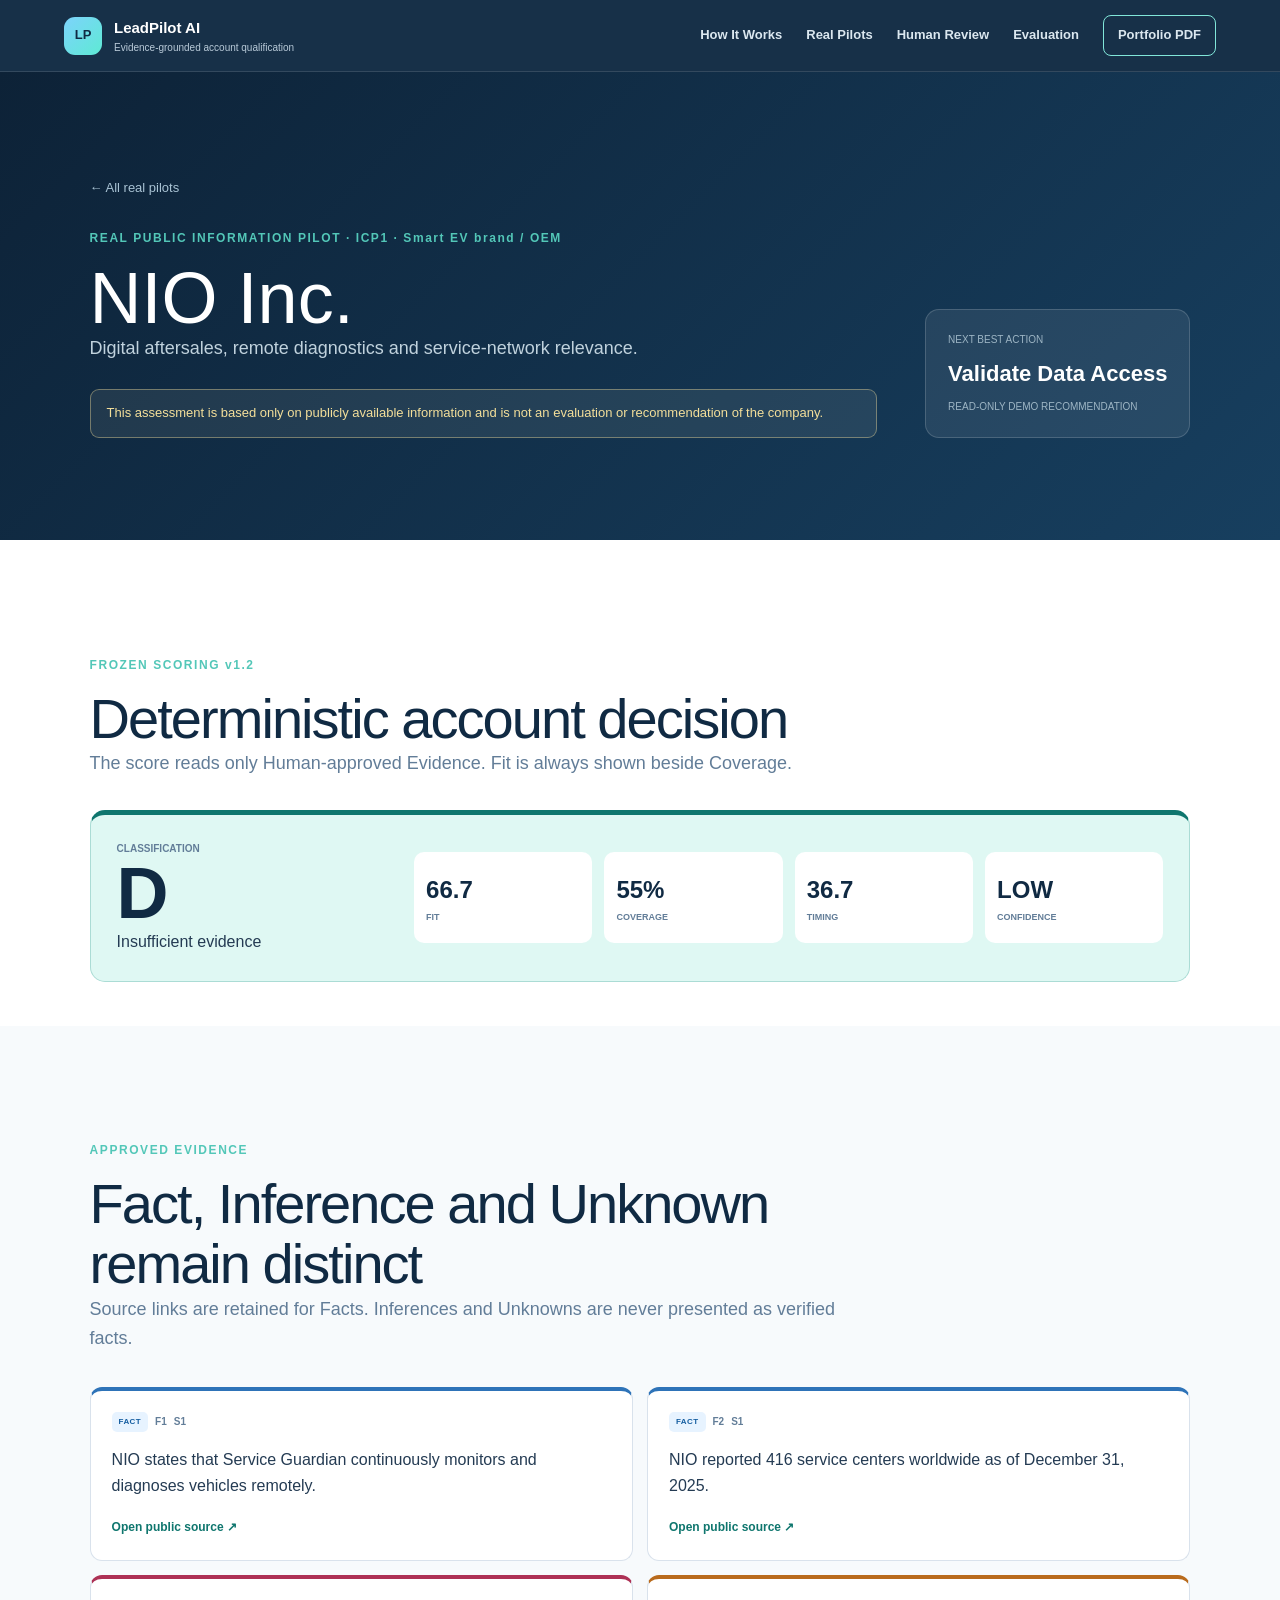
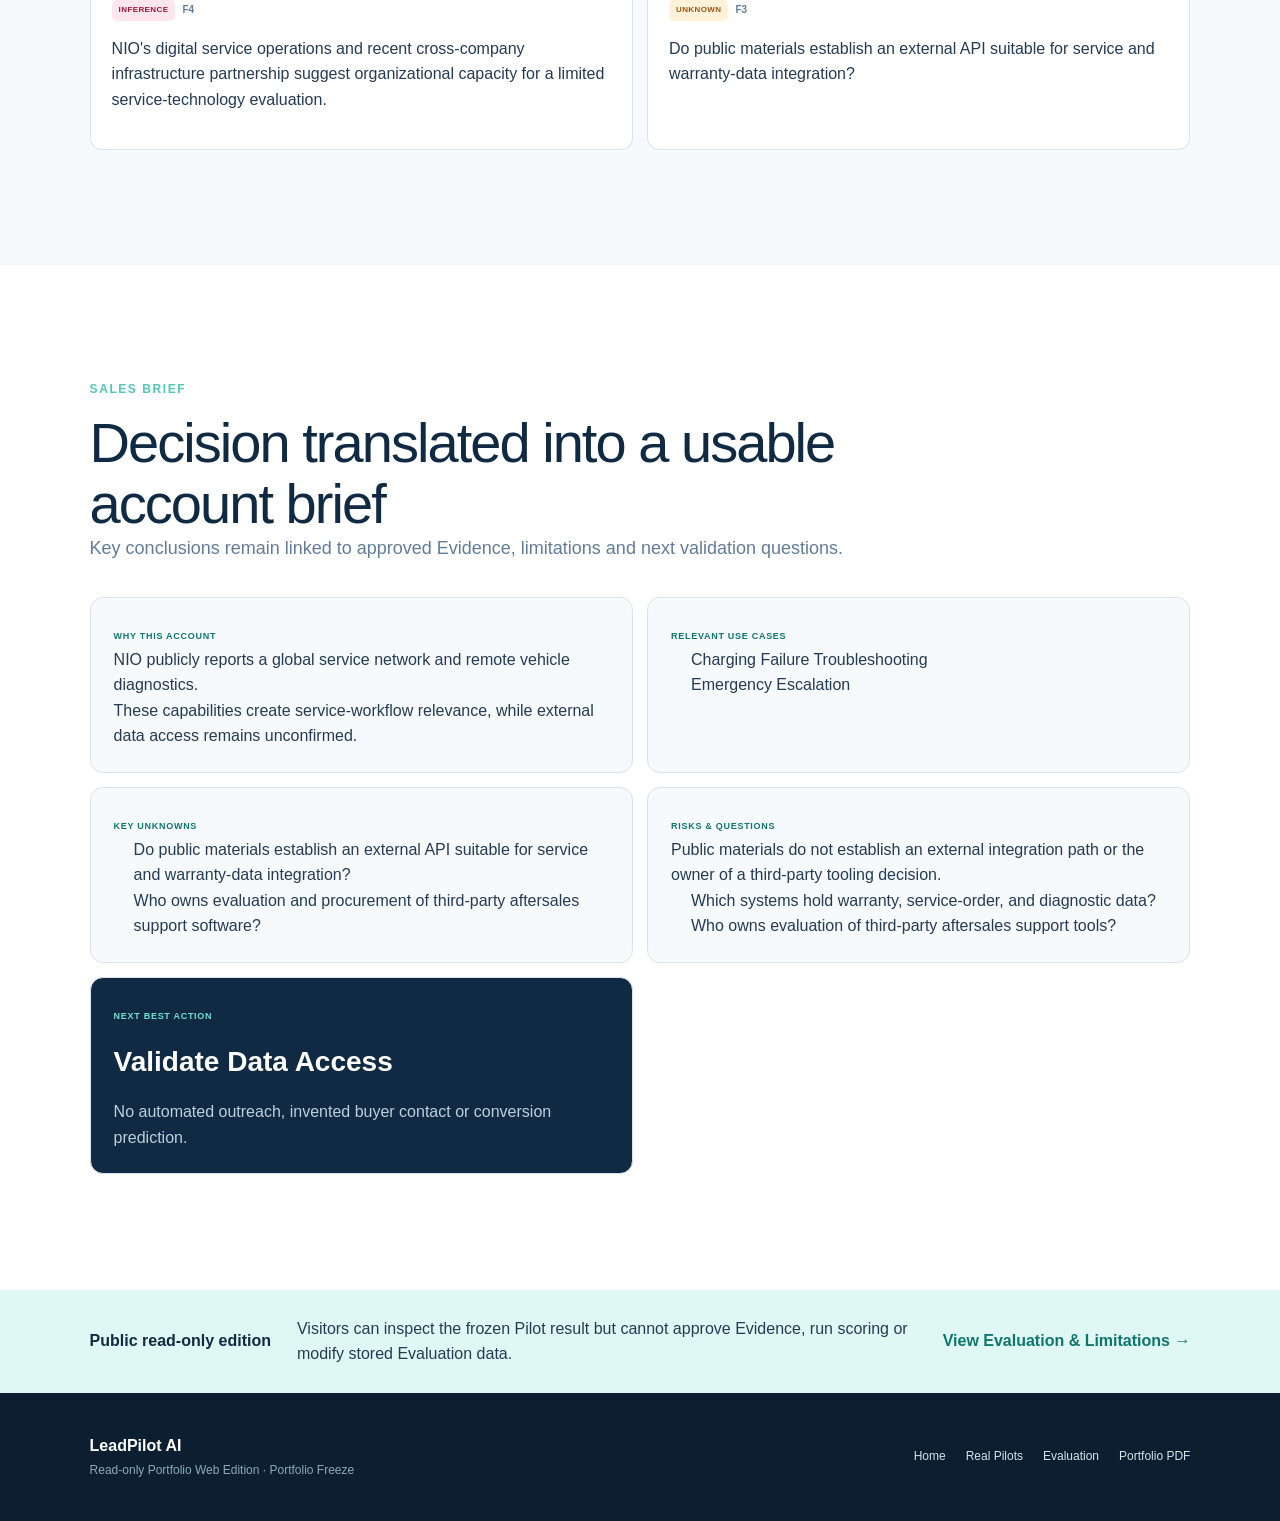
<file: pilots/nio/index.html>
<!DOCTYPE html><html lang="en"><head><meta name="leadpilot-edition" content="standalone-read-only-portfolio"/><meta charSet="utf-8"/><meta name="viewport" content="width=device-width, initial-scale=1"/><link rel="stylesheet" href="/_next/static/css/index.Cj7qqQUq.css" data-rsc-css-href="/_next/static/css/index.Cj7qqQUq.css" data-precedence="vite-rsc/importer-resources"/>
</head><body><main><header class="site-header"><a class="brand" href="/#home" aria-label="LeadPilot AI home"><span class="brand-mark">LP</span><span><strong>LeadPilot AI</strong><small>Evidence-grounded account qualification</small></span></a><nav class="desktop-nav" aria-label="Primary navigation"><a href="/#how-it-works">How It Works</a><a href="/#real-pilots">Real Pilots</a><a href="/#human-review">Human Review</a><a href="/#evaluation">Evaluation</a><a class="nav-cta" href="/LeadPilot-AI-Portfolio.pdf" target="_blank" rel="noreferrer">Portfolio PDF</a></nav><details class="mobile-nav"><summary aria-label="Open navigation">Menu</summary><div><a href="/#how-it-works">How It Works</a><a href="/#real-pilots">Real Pilots</a><a href="/#human-review">Human Review</a><a href="/#evaluation">Evaluation</a><a href="/LeadPilot-AI-Portfolio.pdf" target="_blank" rel="noreferrer">Portfolio PDF</a></div></details></header><section class="pilot-hero" id="home"><div><a href="/#real-pilots" class="back-link">← All real pilots</a><p class="eyebrow">REAL PUBLIC INFORMATION PILOT · <!-- -->ICP1 · Smart EV brand / OEM</p><h1>NIO Inc.</h1><p>Digital aftersales, remote diagnostics and service-network relevance.</p><p class="disclaimer">This assessment is based only on publicly available information and is not an evaluation or recommendation of the company.</p></div><div class="pilot-hero-action"><span>Next Best Action</span><strong>Validate Data Access</strong><small>Read-only demo recommendation</small></div></section><section class="section pilot-score-section"><div class="section-heading"><p class="eyebrow">FROZEN SCORING v1.2</p><h2>Deterministic account decision</h2><p>The score reads only Human-approved Evidence. Fit is always shown beside Coverage.</p></div><div class="pilot-score-card"><div class="pilot-classification"><span>Classification</span><strong>D</strong><p>Insufficient evidence</p></div><div class="pilot-score-metrics"><div><strong>66.7</strong><small>Fit</small></div><div><strong>55%</strong><small>Coverage</small></div><div><strong>36.7</strong><small>Timing</small></div><div><strong>LOW</strong><small>Confidence</small></div></div></div></section><section class="section section-tint"><div class="section-heading"><p class="eyebrow">APPROVED EVIDENCE</p><h2>Fact, Inference and Unknown remain distinct</h2><p>Source links are retained for Facts. Inferences and Unknowns are never presented as verified facts.</p></div><div class="evidence-list"><article class="evidence-item evidence-fact"><div class="evidence-meta"><span class="tag fact">FACT</span><span>F1</span><span>S1</span></div><p>NIO states that Service Guardian continuously monitors and diagnoses vehicles remotely.</p><a href="https://www.sec.gov/Archives/edgar/data/1736541/000110465926041765/nio-20251231x20f.htm" target="_blank" rel="noreferrer">Open public source ↗</a></article><article class="evidence-item evidence-fact"><div class="evidence-meta"><span class="tag fact">FACT</span><span>F2</span><span>S1</span></div><p>NIO reported 416 service centers worldwide as of December 31, 2025.</p><a href="https://www.sec.gov/Archives/edgar/data/1736541/000110465926041765/nio-20251231x20f.htm" target="_blank" rel="noreferrer">Open public source ↗</a></article><article class="evidence-item evidence-inference"><div class="evidence-meta"><span class="tag inference">INFERENCE</span><span>F4</span></div><p>NIO&#x27;s digital service operations and recent cross-company infrastructure partnership suggest organizational capacity for a limited service-technology evaluation.</p></article><article class="evidence-item evidence-unknown"><div class="evidence-meta"><span class="tag unknown">UNKNOWN</span><span>F3</span></div><p>Do public materials establish an external API suitable for service and warranty-data integration?</p></article></div></section><section class="section"><div class="section-heading"><p class="eyebrow">SALES BRIEF</p><h2>Decision translated into a usable account brief</h2><p>Key conclusions remain linked to approved Evidence, limitations and next validation questions.</p></div><div class="account-brief"><article><span>WHY THIS ACCOUNT</span><p>NIO publicly reports a global service network and remote vehicle diagnostics.</p><p>These capabilities create service-workflow relevance, while external data access remains unconfirmed.</p></article><article><span>RELEVANT USE CASES</span><ul><li>Charging Failure Troubleshooting</li><li>Emergency Escalation</li></ul></article><article><span>KEY UNKNOWNS</span><ul><li>Do public materials establish an external API suitable for service and warranty-data integration?</li><li>Who owns evaluation and procurement of third-party aftersales support software?</li></ul></article><article><span>RISKS &amp; QUESTIONS</span><p>Public materials do not establish an external integration path or the owner of a third-party tooling decision.</p><ul><li>Which systems hold warranty, service-order, and diagnostic data?</li><li>Who owns evaluation of third-party aftersales support tools?</li></ul></article><article class="next-action-card"><span>NEXT BEST ACTION</span><strong>Validate Data Access</strong><p>No automated outreach, invented buyer contact or conversion prediction.</p></article></div></section><section class="read-only-strip"><strong>Public read-only edition</strong><p>Visitors can inspect the frozen Pilot result but cannot approve Evidence, run scoring or modify stored Evaluation data.</p><a href="/#evaluation">View Evaluation &amp; Limitations →</a></section><footer class="footer"><div><strong>LeadPilot AI</strong><p>Read-only Portfolio Web Edition · Portfolio Freeze</p></div><div class="footer-links"><a href="/#home">Home</a><a href="/#real-pilots">Real Pilots</a><a href="/#evaluation">Evaluation</a><a href="/LeadPilot-AI-Portfolio.pdf" target="_blank" rel="noreferrer">Portfolio PDF</a></div></footer></main><!--$--><!--/$--><div hidden=""><!--$--><div hidden=""><title>NIO Inc. — LeadPilot AI Real Pilot</title><meta name="description" content="Insufficient evidence. Fit 66.7, Coverage 55%, Timing 36.7, Confidence LOW."><meta name="keywords" content="LeadPilot AI,B2B lead qualification,sales intelligence,human in the loop,AI portfolio"><meta name="robots" content="index, follow"><meta property="og:title" content="NIO Inc. — LeadPilot AI Real Pilot"><meta property="og:description" content="Insufficient evidence. Fit 66.7, Coverage 55%, Timing 36.7, Confidence LOW."><meta name="twitter:card" content="summary"><meta name="twitter:title" content="NIO Inc. — LeadPilot AI Real Pilot"><meta name="twitter:description" content="Insufficient evidence. Fit 66.7, Coverage 55%, Timing 36.7, Confidence LOW."><link rel="shortcut icon" href="/favicon.png"><link rel="icon" href="/favicon.png"></div><!--/$--></div></body></html>
</file>
<file: _next/static/css/index.Cj7qqQUq.css>
/*! tailwindcss v4.2.1 | MIT License | https://tailwindcss.com */
@layer theme{:root,:host{--font-sans:ui-sans-serif, system-ui, sans-serif, "Apple Color Emoji", "Segoe UI Emoji", "Segoe UI Symbol", "Noto Color Emoji";--font-mono:ui-monospace, SFMono-Regular, Menlo, Monaco, Consolas, "Liberation Mono", "Courier New", monospace;--spacing:.25rem;--default-font-family:var(--font-sans);--default-mono-font-family:var(--font-mono)}}@layer base{*,:after,:before{box-sizing:border-box;border:0 solid;margin:0;padding:0}::backdrop{box-sizing:border-box;border:0 solid;margin:0;padding:0}::file-selector-button{box-sizing:border-box;border:0 solid;margin:0;padding:0}html,:host{-webkit-text-size-adjust:100%;tab-size:4;line-height:1.5;font-family:var(--default-font-family,ui-sans-serif, system-ui, sans-serif, "Apple Color Emoji", "Segoe UI Emoji", "Segoe UI Symbol", "Noto Color Emoji");font-feature-settings:var(--default-font-feature-settings,normal);font-variation-settings:var(--default-font-variation-settings,normal);-webkit-tap-highlight-color:transparent}hr{height:0;color:inherit;border-top-width:1px}abbr:where([title]){-webkit-text-decoration:underline dotted;text-decoration:underline dotted}h1,h2,h3,h4,h5,h6{font-size:inherit;font-weight:inherit}a{color:inherit;-webkit-text-decoration:inherit;-webkit-text-decoration:inherit;-webkit-text-decoration:inherit;-webkit-text-decoration:inherit;text-decoration:inherit}b,strong{font-weight:bolder}code,kbd,samp,pre{font-family:var(--default-mono-font-family,ui-monospace, SFMono-Regular, Menlo, Monaco, Consolas, "Liberation Mono", "Courier New", monospace);font-feature-settings:var(--default-mono-font-feature-settings,normal);font-variation-settings:var(--default-mono-font-variation-settings,normal);font-size:1em}small{font-size:80%}sub,sup{vertical-align:baseline;font-size:75%;line-height:0;position:relative}sub{bottom:-.25em}sup{top:-.5em}table{text-indent:0;border-color:inherit;border-collapse:collapse}:-moz-focusring{outline:auto}progress{vertical-align:baseline}summary{display:list-item}ol,ul,menu{list-style:none}img,svg,video,canvas,audio,iframe,embed,object{vertical-align:middle;display:block}img,video{max-width:100%;height:auto}button,input,select,optgroup,textarea{font:inherit;font-feature-settings:inherit;font-variation-settings:inherit;letter-spacing:inherit;color:inherit;opacity:1;background-color:#0000;border-radius:0}::file-selector-button{font:inherit;font-feature-settings:inherit;font-variation-settings:inherit;letter-spacing:inherit;color:inherit;opacity:1;background-color:#0000;border-radius:0}:where(select:is([multiple],[size])) optgroup{font-weight:bolder}:where(select:is([multiple],[size])) optgroup option{padding-inline-start:20px}::file-selector-button{margin-inline-end:4px}::placeholder{opacity:1}@supports (not ((-webkit-appearance:-apple-pay-button))) or (contain-intrinsic-size:1px){::placeholder{color:currentColor}@supports (color:color-mix(in lab, red, red)){::placeholder{color:color-mix(in oklab, currentcolor 50%, transparent)}}}textarea{resize:vertical}::-webkit-search-decoration{-webkit-appearance:none}::-webkit-date-and-time-value{min-height:1lh;text-align:inherit}::-webkit-datetime-edit{display:inline-flex}::-webkit-datetime-edit-fields-wrapper{padding:0}::-webkit-datetime-edit{padding-block:0}::-webkit-datetime-edit-year-field{padding-block:0}::-webkit-datetime-edit-month-field{padding-block:0}::-webkit-datetime-edit-day-field{padding-block:0}::-webkit-datetime-edit-hour-field{padding-block:0}::-webkit-datetime-edit-minute-field{padding-block:0}::-webkit-datetime-edit-second-field{padding-block:0}::-webkit-datetime-edit-millisecond-field{padding-block:0}::-webkit-datetime-edit-meridiem-field{padding-block:0}::-webkit-calendar-picker-indicator{line-height:1}:-moz-ui-invalid{box-shadow:none}button,input:where([type=button],[type=reset],[type=submit]){-webkit-appearance:button;appearance:button}::file-selector-button{-webkit-appearance:button;appearance:button}::-webkit-inner-spin-button{height:auto}::-webkit-outer-spin-button{height:auto}[hidden]:where(:not([hidden=until-found])){display:none!important}}@layer components;@layer utilities{.relative{position:relative}.start{inset-inline-start:var(--spacing)}.table{display:table}.table-row{display:table-row}}:root{--navy:#102a43;--navy-2:#173f5f;--teal:#0f766e;--teal-soft:#dff8f3;--blue-soft:#e7f3ff;--ink:#243b53;--muted:#627d98;--line:#d9e2ec;--paper:#f7fafc;--white:#fff}*{box-sizing:border-box}html{scroll-behavior:smooth}body{background:var(--white);color:var(--ink);margin:0;font-family:Inter,ui-sans-serif,-apple-system,BlinkMacSystemFont,Segoe UI,PingFang SC,Microsoft YaHei,sans-serif;line-height:1.6;overflow-x:hidden}a{color:inherit;text-decoration:none}img{max-width:100%}.site-header{z-index:20;color:#fff;-webkit-backdrop-filter:blur(12px);backdrop-filter:blur(12px);background:#102a43f7;border-bottom:1px solid #ffffff1f;justify-content:space-between;align-items:center;gap:24px;min-height:72px;padding:12px clamp(20px,5vw,72px);display:flex;position:sticky;top:0}.brand{align-items:center;gap:12px;min-width:210px;display:flex}.brand-mark{width:38px;height:38px;color:var(--navy);background:linear-gradient(135deg,#7dd3fc,#5eead4);border-radius:11px;place-items:center;font-size:13px;font-weight:900;display:grid}.brand strong,.brand small{display:block}.brand strong{font-size:15px}.brand small{color:#b9cad8;font-size:10px}nav{align-items:center;gap:24px;font-size:13px;font-weight:700;display:flex}nav a{color:#dbe7ef}:is(nav a:hover,nav a:focus-visible){color:#fff}.nav-cta{border:1px solid #81e6d9;border-radius:8px;padding:9px 14px}.hero{color:#fff;background:radial-gradient(circle at 85% 18%,#5eead42e,#0000 28%),linear-gradient(135deg,#0d2237 0%,#102a43 60%,#163b58 100%);grid-template-columns:minmax(0,1.15fr) minmax(320px,.85fr);align-items:center;gap:clamp(32px,6vw,88px);min-height:calc(100vh - 72px);padding:clamp(64px,9vw,120px) clamp(20px,7vw,112px);display:grid}.eyebrow{color:#53c7b8;letter-spacing:.13em;margin:0 0 14px;font-size:12px;font-weight:900}.hero h1{letter-spacing:-.045em;max-width:780px;margin:0;font-size:clamp(42px,6vw,78px);line-height:.98}.hero-lede{color:#c8d7e2;max-width:700px;margin:28px 0;font-size:clamp(17px,2vw,21px)}.hero-actions{flex-wrap:wrap;gap:12px;margin:30px 0;display:flex}.button{border-radius:9px;justify-content:center;align-items:center;min-height:48px;padding:0 21px;font-weight:800;display:inline-flex}.button.primary{color:#0f2a3f;background:#5eead4}.button.secondary{color:#fff;border:1px solid #6b8395}.button.ghost{color:#bfece6}.button.download{border:1px solid var(--teal);color:var(--teal)}.trust-list{color:#9fb4c3;flex-wrap:wrap;gap:18px 30px;margin:30px 0 0;padding:0;font-size:12px;list-style:none;display:flex}.trust-list li:before{content:"✓";color:#5eead4;margin-right:7px}.hero-card{background:#ffffff17;border:1px solid #ffffff2e;border-radius:22px;padding:clamp(24px,4vw,42px);box-shadow:0 30px 80px #00000040}.score-preview{grid-template-columns:1.1fr repeat(3,1fr);align-items:end;gap:10px;display:grid}.classification{font-size:clamp(64px,8vw,104px);font-weight:900;line-height:.9}.score-preview div{border-left:1px solid #ffffff29;padding:14px 8px}.score-preview strong,.score-preview small{display:block}.score-preview strong{font-size:22px}.score-preview small{color:#9fb4c3;text-transform:uppercase;font-size:10px}.reason{color:#d8e7ee}.pilot-label{background:var(--teal-soft);color:#0a665e;border-radius:999px;margin-top:14px;padding:6px 9px;font-size:9px;font-weight:900;display:inline-block}.section{padding:clamp(72px,9vw,120px) clamp(20px,7vw,112px)}.section-heading{max-width:780px}.section-heading h2{color:var(--navy);letter-spacing:-.035em;margin:0;font-size:clamp(34px,5vw,56px);line-height:1.08}.section-heading>p:last-child{color:var(--muted);font-size:18px}.workflow{grid-template-columns:repeat(4,1fr);gap:16px;margin:46px 0 0;padding:0;list-style:none;display:grid}.workflow li{border:1px solid var(--line);background:var(--paper);border-radius:16px;min-height:150px;padding:22px;position:relative}.workflow li:nth-child(4),.workflow li:nth-child(5){background:var(--teal-soft)}.workflow span,.workflow strong{display:block}.workflow span{color:var(--teal);margin-bottom:28px;font-size:11px;font-weight:900}.workflow strong{color:var(--navy);font-size:17px;line-height:1.25}.workflow small{color:var(--muted);margin-top:10px;font-size:12px;line-height:1.45;display:block}.mobile-nav{display:none;position:relative}.mobile-nav summary{cursor:pointer;color:#fff;border:1px solid #7890a2;border-radius:8px;padding:8px 11px;font-size:12px;font-weight:800;list-style:none}.mobile-nav summary::-webkit-details-marker{display:none}.mobile-nav>div{background:var(--navy);border:1px solid #32556f;border-radius:12px;min-width:210px;padding:10px;display:grid;position:absolute;top:44px;right:0;box-shadow:0 18px 45px #00000042}.mobile-nav a{color:#e7f0f5;padding:10px 12px;font-size:13px;font-weight:700}.boundary-note{border-left:4px solid var(--teal);background:var(--paper);grid-template-columns:auto 1fr;align-items:center;gap:20px;margin-top:26px;padding:20px 22px;display:grid}.boundary-note strong{color:var(--navy)}.boundary-note p{margin:0}.section-tint{background:var(--paper)}.disclaimer{color:#6b5719;background:#fff9e6;border:1px solid #e4c976;border-radius:9px;max-width:980px;margin:26px 0 0;padding:13px 16px;font-size:13px}.pilot-grid{grid-template-columns:repeat(3,minmax(0,1fr));gap:18px;margin-top:34px;display:grid}.pilot-card{border:1px solid var(--line);background:#fff;border-radius:17px;flex-direction:column;min-width:0;padding:24px;transition:transform .2s,box-shadow .2s;display:flex;box-shadow:0 10px 34px #102a430f}:is(.pilot-card:hover,.pilot-card:focus-visible){transform:translateY(-4px);box-shadow:0 20px 44px #102a431f}.pilot-card-top{justify-content:space-between;align-items:center;gap:12px;display:flex}.confidence{letter-spacing:.08em;font-size:10px;font-weight:900}.confidence-high{color:var(--teal)}.confidence-low{color:#a24b12}.icp{color:var(--teal);text-transform:uppercase;letter-spacing:.06em;margin:24px 0 4px;font-size:11px;font-weight:900}.pilot-card h3{color:var(--navy);margin:0;font-size:25px;line-height:1.2}.pilot-card>p:not(.icp){color:var(--muted)}.mini-scores{grid-template-columns:repeat(4,1fr);gap:7px;margin:18px 0;display:grid}.mini-scores span{background:var(--paper);text-align:center;border-radius:8px;padding:11px 6px}.mini-scores strong,.mini-scores small{display:block}.mini-scores strong{color:var(--navy);font-size:17px}.mini-scores small{color:var(--muted);text-transform:uppercase;font-size:8px}.decision-row{border-top:1px solid var(--line);justify-content:space-between;gap:14px;margin-top:auto;padding-top:16px;font-size:12px;display:flex}.decision-row span{color:var(--muted)}.decision-row strong{white-space:nowrap;color:var(--teal)}.split-heading{grid-template-columns:minmax(0,1.4fr) minmax(260px,.6fr);align-items:end;gap:48px;display:grid}.section-aside{border-left:3px solid var(--teal);color:var(--muted);padding-left:20px}.review-flow{grid-template-columns:1fr auto 1fr auto 1fr;align-items:center;gap:14px;margin:40px 0 28px;display:grid}.review-flow>div{border:1px solid var(--line);background:var(--paper);border-radius:14px;min-height:132px;padding:20px}.review-flow>div:nth-of-type(2){background:var(--teal-soft)}.review-flow span,.review-flow strong,.review-flow small{display:block}.review-flow span{color:var(--teal);font-size:10px;font-weight:900}.review-flow strong{color:var(--navy);margin-top:15px}.review-flow small{color:var(--muted);margin-top:5px}.review-flow b{color:var(--teal);font-size:22px}.review-layout{grid-template-columns:1fr 2fr;gap:18px;display:grid}.review-stats{grid-template-columns:1fr 1fr;gap:10px;display:grid}.review-stats div{border:1px solid var(--line);background:var(--blue-soft);text-align:center;border-radius:12px;place-content:center;min-height:122px;display:grid}.review-stats strong,.review-stats small{display:block}.review-stats strong{color:var(--navy);font-size:34px}.review-stats small{color:var(--muted);text-transform:uppercase;font-size:9px;font-weight:900}.review-examples{grid-template-columns:repeat(3,1fr);gap:10px;display:grid}.review-examples article{border:1px solid var(--line);border-radius:12px;min-width:0;padding:17px}.review-examples h3{color:var(--navy);margin:12px 0 5px;font-size:15px}.review-examples p{color:var(--muted);margin:0;font-size:12px}.tag{letter-spacing:.05em;border-radius:5px;padding:4px 7px;font-size:8px;font-weight:900;display:inline-block}.tag.fact{background:var(--blue-soft);color:#145da0}.tag.inference{color:#9f1239;background:#fde7ed}.tag.unknown{color:#9a5512;background:#fff2d8}.product-shot{margin:30px 0 0}.product-shot-media{border:1px solid var(--line);background:var(--paper);border-radius:15px;overflow:hidden}.product-shot img{width:100%;height:auto;display:block}.product-shot-fallback{text-align:center;background:linear-gradient(135deg, var(--paper), var(--teal-soft));place-content:center;min-height:220px;padding:clamp(28px,7vw,72px)}.product-shot-fallback:not([hidden]){display:grid}.product-shot-fallback span{color:var(--teal);letter-spacing:.12em;font-size:10px;font-weight:900}.product-shot-fallback strong{max-width:720px;color:var(--navy);margin:14px auto 0;font-size:clamp(20px,3vw,34px);line-height:1.25}.product-shot-fallback p{color:var(--muted);margin:14px 0 0}.product-shot figcaption{color:var(--muted);text-align:center;padding:8px 0;font-size:12px}.section-dark{color:#fff;background:linear-gradient(135deg, #0d2237, var(--navy))}.section-heading.light h2{color:#fff}.section-heading.light>p:last-child{color:#adc1ce}.decision-panel{background:#ffffff14;border:1px solid #ffffff29;border-radius:18px;grid-template-columns:.8fr 2.2fr;gap:24px;margin:40px 0 20px;padding:28px;display:grid}.decision-class span,.decision-class strong{display:block}.decision-class span{color:#89a5b7;text-transform:uppercase;font-size:10px;font-weight:900}.decision-class strong{font-size:76px;line-height:1}.decision-class p{color:#cfe0e8}.decision-metrics{grid-template-columns:repeat(4,1fr);align-items:center;gap:10px;display:grid}.decision-metrics div{background:#ffffff14;border-radius:10px;padding:18px 12px}.decision-metrics strong,.decision-metrics small{display:block}.decision-metrics strong{font-size:24px}.decision-metrics small{color:#9db3c1;text-transform:uppercase;font-size:9px}.brief-grid{grid-template-columns:repeat(4,1fr);gap:12px;margin-bottom:28px;display:grid}.brief-grid article{min-width:0;color:var(--ink);background:#fff;border-radius:12px;padding:19px}.brief-grid span{color:var(--teal);letter-spacing:.08em;font-size:9px;font-weight:900}.brief-grid p{margin-bottom:0;font-size:13px}.evaluation-banner{border:1px solid var(--line);border-radius:14px;grid-template-columns:repeat(4,1fr);margin:34px 0 24px;display:grid;overflow:hidden}.evaluation-banner div{border-right:1px solid var(--line);background:var(--paper);text-align:center;padding:22px}.evaluation-banner div:last-child{border-right:0}.evaluation-banner strong,.evaluation-banner small{display:block}.evaluation-banner strong{color:var(--navy);font-size:29px}.evaluation-banner small{color:var(--muted);text-transform:uppercase;font-size:9px;font-weight:900}.evaluation-columns{grid-template-columns:1fr 1fr;gap:18px;display:grid}.evaluation-columns>div{border:1px solid var(--line);border-top:4px solid var(--teal);border-radius:12px;padding:24px}.evaluation-columns>div:last-child{border-top-color:#a85513}.evaluation-columns h3{color:var(--navy);margin-top:0}.evaluation-columns ul{margin-bottom:0;padding-left:20px}.evaluation-columns li{margin:6px 0}.evaluation-table{border:1px solid var(--line);border-radius:10px;margin-top:20px;overflow:hidden}.table-row{grid-template-columns:1.1fr .7fr .8fr 3fr;display:grid}.table-row span{border-right:1px solid var(--line);border-top:1px solid var(--line);min-width:0;padding:11px 12px}.table-row span:last-child{border-right:0}.table-head{color:#fff;background:var(--navy);font-weight:800}.table-head span{border-top:0;border-right-color:#fff3}.negative-result{color:#6b3a0e;background:#fff8ed;border-left:4px solid #a85513;padding:16px}.about-grid{grid-template-columns:.8fr 1.2fr;align-items:start;gap:60px;display:grid}.designed-grid{grid-template-columns:repeat(3,1fr);gap:10px;display:grid}.designed-grid div{border:1px solid var(--line);background:#fff;border-radius:12px;min-height:110px;padding:17px}.designed-grid span,.designed-grid strong{display:block}.designed-grid span{color:var(--teal);margin-bottom:20px;font-size:10px;font-weight:900}.designed-grid strong{color:var(--navy);line-height:1.25}.authorship{background:var(--navy);color:#fff;border-radius:14px;margin-top:28px;padding:24px 26px}.authorship h3{margin-top:0}.authorship p{color:#c6d6e0;margin-bottom:0}.portfolio-callout{background:var(--teal-soft);justify-content:space-between;align-items:center;gap:32px;display:flex}.portfolio-callout h2{color:var(--navy);margin:0;font-size:clamp(30px,4vw,50px)}.portfolio-callout p:last-child{color:var(--muted)}.portfolio-actions{flex-wrap:wrap;gap:10px;display:flex}.footer{color:#d7e3eb;background:#0b1f31;justify-content:space-between;gap:30px;padding:40px clamp(20px,7vw,112px);display:flex}.footer strong{color:#fff}.footer p{color:#8fa8b8;margin:3px 0 0;font-size:12px}.footer-links{flex-wrap:wrap;align-items:center;gap:20px;font-size:12px;display:flex}.pilot-hero{color:#fff;background:linear-gradient(135deg,#0d2237,#173f5f);grid-template-columns:1fr auto;align-items:end;gap:48px;padding:clamp(64px,8vw,104px) clamp(20px,7vw,112px);display:grid}.pilot-hero h1{margin:0;font-size:clamp(42px,6vw,72px);line-height:1}.pilot-hero>div:first-child>p:not(.eyebrow):not(.disclaimer){color:#c0d2dd;font-size:18px}.pilot-hero .disclaimer{color:#f4df9a;background:#fff9e614;border-color:#f4df9a66}.back-link{color:#a9c3d4;margin-bottom:30px;font-size:13px;display:inline-block}.pilot-hero-action{background:#ffffff14;border:1px solid #ffffff29;border-radius:14px;min-width:240px;padding:22px}.pilot-hero-action span,.pilot-hero-action strong,.pilot-hero-action small{display:block}.pilot-hero-action span,.pilot-hero-action small{color:#9db5c4;text-transform:uppercase;font-size:10px}.pilot-hero-action strong{margin:8px 0;font-size:22px}.pilot-score-section{padding-bottom:44px}.pilot-score-card{border:1px solid #abdcd5;border-top:5px solid var(--teal);background:var(--teal-soft);border-radius:15px;grid-template-columns:.8fr 2.2fr;gap:25px;margin-top:32px;padding:26px;display:grid}.pilot-classification span,.pilot-classification strong{display:block}.pilot-classification span{color:var(--muted);text-transform:uppercase;font-size:10px;font-weight:900}.pilot-classification strong{color:var(--navy);font-size:72px;line-height:1}.pilot-classification p{color:var(--ink);margin-bottom:0}.pilot-score-metrics{grid-template-columns:repeat(4,1fr);align-items:center;gap:12px;display:grid}.pilot-score-metrics div{background:#fff;border-radius:10px;padding:19px 12px}.pilot-score-metrics strong,.pilot-score-metrics small{display:block}.pilot-score-metrics strong{color:var(--navy);font-size:24px}.pilot-score-metrics small{color:var(--muted);text-transform:uppercase;font-size:9px;font-weight:900}.evidence-list{grid-template-columns:repeat(2,1fr);gap:14px;margin-top:34px;display:grid}.evidence-item{border:1px solid var(--line);background:#fff;border-top:4px solid #2e73b8;border-radius:12px;padding:21px}.evidence-inference{border-top-color:#ad3155}.evidence-unknown{border-top-color:#b96b1d}.evidence-meta{color:var(--muted);align-items:center;gap:7px;font-size:10px;font-weight:900;display:flex}.evidence-item p{margin:15px 0}.evidence-item a{color:var(--teal);font-size:12px;font-weight:800}.account-brief{grid-template-columns:repeat(2,1fr);gap:14px;margin-top:34px;display:grid}.account-brief article{border:1px solid var(--line);background:var(--paper);border-radius:13px;min-width:0;padding:23px}.account-brief article>span{color:var(--teal);letter-spacing:.08em;font-size:9px;font-weight:900}.account-brief ul{padding-left:20px}.next-action-card{color:#fff;background:var(--navy)!important}.next-action-card span{color:#70dfd0!important}.next-action-card strong{margin:14px 0;font-size:28px;display:block}.next-action-card p{color:#bdd0dc}.read-only-strip{background:var(--teal-soft);align-items:center;gap:26px;padding:26px clamp(20px,7vw,112px);display:flex}.read-only-strip strong{color:var(--navy)}.read-only-strip p{flex:1;margin:0}.read-only-strip a{color:var(--teal);font-weight:800}@media (max-width:900px){.desktop-nav{display:none}.mobile-nav{display:block}.hero{grid-template-columns:1fr;min-height:auto}.hero-card{max-width:620px}.workflow{grid-template-columns:repeat(2,1fr)}.pilot-grid{grid-template-columns:1fr}.split-heading,.about-grid{grid-template-columns:1fr;gap:24px}.review-layout,.decision-panel,.pilot-score-card{grid-template-columns:1fr}.brief-grid{grid-template-columns:repeat(2,1fr)}.designed-grid{grid-template-columns:repeat(3,1fr)}.pilot-hero{grid-template-columns:1fr}.pilot-hero-action{max-width:420px}}@media (max-width:560px){.site-header{padding:10px 16px}.brand small{display:none}.nav-cta{padding:8px 10px;font-size:11px}.hero{padding:58px 20px 72px}.score-preview{grid-template-columns:1fr 1fr}.classification{grid-row:span 2;align-self:center}.workflow{grid-template-columns:1fr}.boundary-note{grid-template-columns:1fr;gap:4px}.review-flow{grid-template-columns:1fr}.review-flow b{text-align:center;transform:rotate(90deg)}.review-examples,.brief-grid,.evaluation-columns,.designed-grid,.evidence-list,.account-brief{grid-template-columns:1fr}.decision-metrics,.pilot-score-metrics,.evaluation-banner{grid-template-columns:repeat(2,1fr)}.evaluation-banner div:nth-child(2){border-right:0}.evaluation-banner div:nth-child(-n+2){border-bottom:1px solid var(--line)}.evaluation-table{overflow-x:auto}.table-row{min-width:700px}.portfolio-callout,.footer,.read-only-strip{flex-direction:column;align-items:flex-start}.mini-scores{grid-template-columns:repeat(2,1fr)}}
</file>
